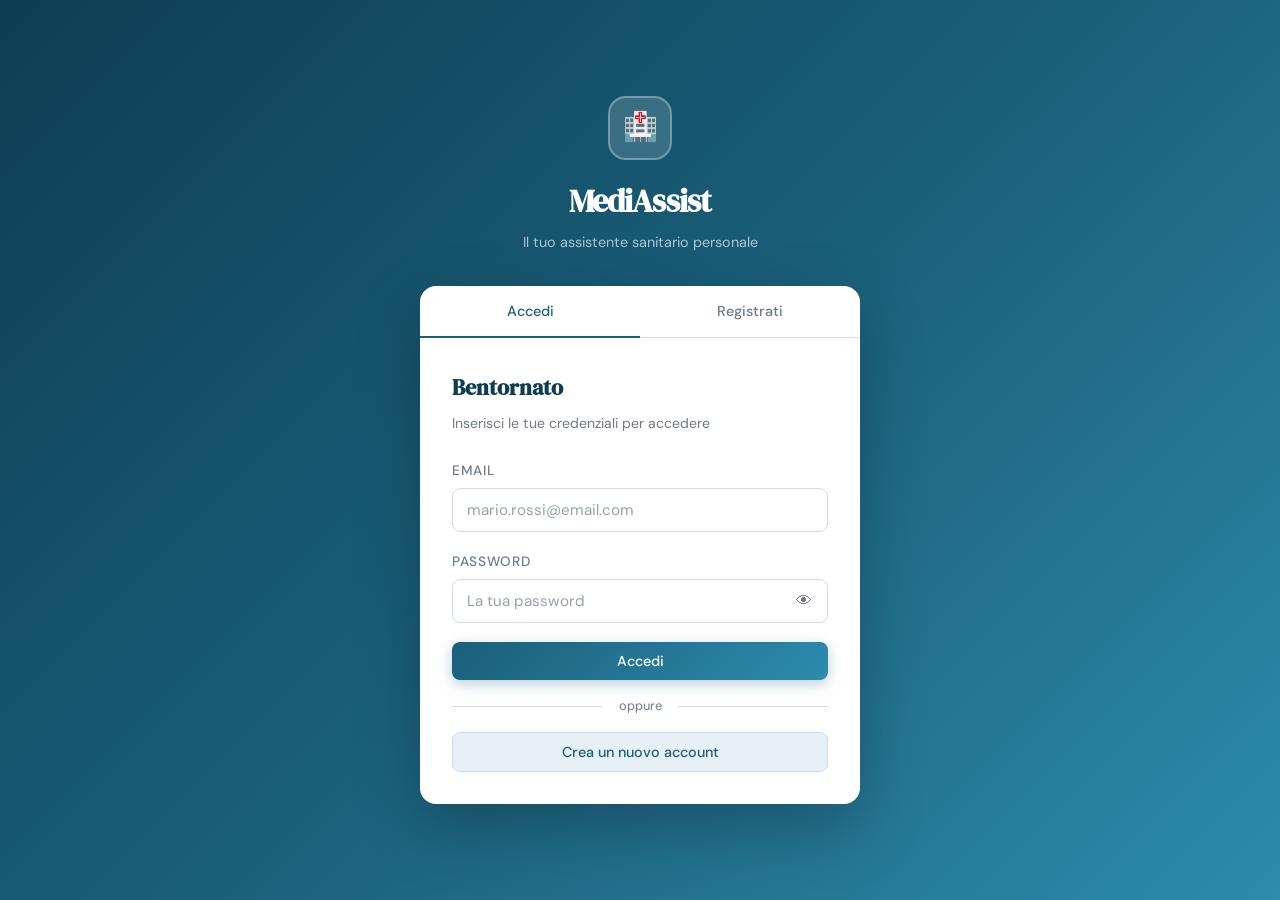
<file: frontend/index.html>
<!DOCTYPE html>
<html lang="it">
<head>
  <meta charset="UTF-8">
  <meta name="viewport" content="width=device-width, initial-scale=1.0">
  <title>MediAssist — Assistente Sanitario</title>
  <link rel="stylesheet" href="style.css">
  <style>
    body {
      background: linear-gradient(135deg, #0d3d52 0%, #1a5f7a 50%, #2d8bac 100%);
      min-height: 100vh;
      display: flex;
      align-items: center;
      justify-content: center;
      padding: 1rem;
    }

    .auth-container {
      width: 100%;
      max-width: 440px;
    }

    .auth-logo {
      text-align: center;
      margin-bottom: 2rem;
    }

    .auth-logo .logo-circle {
      width: 64px;
      height: 64px;
      background: rgba(255,255,255,0.15);
      border: 2px solid rgba(255,255,255,0.3);
      border-radius: 18px;
      display: flex;
      align-items: center;
      justify-content: center;
      margin: 0 auto 1rem;
      font-size: 28px;
    }

    .auth-logo h1 {
      font-family: 'DM Serif Display', serif;
      color: white;
      font-size: 2rem;
      letter-spacing: -0.03em;
    }

    .auth-logo p {
      color: rgba(255,255,255,0.65);
      font-size: 0.9rem;
      margin-top: 4px;
    }

    .auth-card {
      background: white;
      border-radius: var(--radius);
      box-shadow: 0 24px 64px rgba(0,0,0,0.25);
      overflow: hidden;
    }

    .auth-tabs {
      display: flex;
      border-bottom: 1px solid var(--border);
    }

    .auth-tab {
      flex: 1;
      padding: 1rem;
      text-align: center;
      font-weight: 500;
      font-size: 0.9rem;
      cursor: pointer;
      color: var(--text-muted);
      border: none;
      background: none;
      font-family: 'DM Sans', sans-serif;
      transition: all 0.2s;
      border-bottom: 2px solid transparent;
      margin-bottom: -1px;
    }

    .auth-tab.active {
      color: var(--primary);
      border-bottom-color: var(--primary);
    }

    .auth-form { padding: 2rem; }

    .auth-form h2 {
      font-family: 'DM Serif Display', serif;
      font-size: 1.4rem;
      color: var(--primary-dark);
      margin-bottom: 0.4rem;
    }

    .auth-form p {
      color: var(--text-muted);
      font-size: 0.88rem;
      margin-bottom: 1.6rem;
    }

    .divider {
      text-align: center;
      color: var(--text-muted);
      font-size: 0.8rem;
      margin: 1rem 0;
      position: relative;
    }

    .divider::before,
    .divider::after {
      content: '';
      position: absolute;
      top: 50%;
      width: 40%;
      height: 1px;
      background: var(--border);
    }

    .divider::before { left: 0; }
    .divider::after { right: 0; }

    .hidden { display: none; }

    .password-wrapper {
      position: relative;
    }

    .password-toggle {
      position: absolute;
      right: 12px;
      top: 50%;
      transform: translateY(-50%);
      background: none;
      border: none;
      cursor: pointer;
      color: var(--text-muted);
      font-size: 1rem;
      padding: 4px;
    }

    .password-wrapper .form-input {
      padding-right: 40px;
    }
  </style>
</head>
<body>
  <div class="auth-container fade-in">
    <div class="auth-logo">
      <div class="logo-circle">🏥</div>
      <h1>MediAssist</h1>
      <p>Il tuo assistente sanitario personale</p>
    </div>

    <div class="auth-card">
      <div class="auth-tabs">
        <button class="auth-tab active" onclick="showTab('login')">Accedi</button>
        <button class="auth-tab" onclick="showTab('register')">Registrati</button>
      </div>

      <!-- LOGIN -->
      <div id="loginForm" class="auth-form">
        <h2>Bentornato</h2>
        <p>Inserisci le tue credenziali per accedere</p>

        <div id="loginAlert"></div>

        <div class="form-group">
          <label class="form-label">Email</label>
          <input type="email" id="loginEmail" class="form-input" placeholder="mario.rossi@email.com">
        </div>

        <div class="form-group">
          <label class="form-label">Password</label>
          <div class="password-wrapper">
            <input type="password" id="loginPassword" class="form-input" placeholder="La tua password">
            <button class="password-toggle" onclick="togglePassword('loginPassword', this)">👁</button>
          </div>
        </div>

        <button class="btn btn-primary btn-full" onclick="handleLogin()">
          <span id="loginBtnText">Accedi</span>
        </button>

        <div class="divider">oppure</div>

        <button class="btn btn-secondary btn-full" onclick="showTab('register')">
          Crea un nuovo account
        </button>
      </div>

      <!-- REGISTER -->
      <div id="registerForm" class="auth-form hidden">
        <h2>Crea account</h2>
        <p>Registrati per accedere all'assistente medico</p>

        <div id="registerAlert"></div>

        <div class="form-group">
          <label class="form-label">Nome completo</label>
          <input type="text" id="regName" class="form-input" placeholder="Mario Rossi">
        </div>

        <div class="form-group">
          <label class="form-label">Email</label>
          <input type="email" id="regEmail" class="form-input" placeholder="mario.rossi@email.com">
        </div>

        <div class="form-group">
          <label class="form-label">Telefono (opzionale)</label>
          <input type="tel" id="regPhone" class="form-input" placeholder="+39 333 1234567">
        </div>

        <div class="form-group">
          <label class="form-label">Password</label>
          <div class="password-wrapper">
            <input type="password" id="regPassword" class="form-input" placeholder="Minimo 6 caratteri">
            <button class="password-toggle" onclick="togglePassword('regPassword', this)">👁</button>
          </div>
        </div>

        <div class="form-group">
          <label class="form-label">Conferma password</label>
          <div class="password-wrapper">
            <input type="password" id="regConfirm" class="form-input" placeholder="Ripeti la password">
            <button class="password-toggle" onclick="togglePassword('regConfirm', this)">👁</button>
          </div>
        </div>

        <button class="btn btn-primary btn-full" onclick="handleRegister()">
          <span id="registerBtnText">Crea account</span>
        </button>

        <div class="divider">oppure</div>

        <button class="btn btn-secondary btn-full" onclick="showTab('login')">
          Ho già un account
        </button>
      </div>
    </div>
  </div>

  <script>
    const API = 'http://localhost:8080';

    function showTab(tab) {
      document.querySelectorAll('.auth-tab').forEach((t, i) => {
        t.classList.toggle('active', (i === 0 && tab === 'login') || (i === 1 && tab === 'register'));
      });
      document.getElementById('loginForm').classList.toggle('hidden', tab !== 'login');
      document.getElementById('registerForm').classList.toggle('hidden', tab !== 'register');
    }

    function showAlert(id, msg, type = 'error') {
      const el = document.getElementById(id);
      el.innerHTML = `<div class="alert alert-${type}">${msg}</div>`;
      setTimeout(() => el.innerHTML = '', 4000);
    }

    function togglePassword(inputId, btn) {
      const input = document.getElementById(inputId);
      if (input.type === 'password') {
        input.type = 'text';
        btn.textContent = '🙈';
      } else {
        input.type = 'password';
        btn.textContent = '👁';
      }
    }

    async function handleLogin() {
      const email = document.getElementById('loginEmail').value.trim();
      const password = document.getElementById('loginPassword').value;

      if (!email || !password) return showAlert('loginAlert', 'Inserisci email e password');

      const btn = document.querySelector('#loginForm .btn-primary');
      btn.disabled = true;
      btn.innerHTML = '<span class="spinner"></span>';

      try {
        const res = await fetch(`${API}/api/patients/login`, {
          method: 'POST',
          headers: { 'Content-Type': 'application/json' },
          body: JSON.stringify({ email, password })
        });

        if (res.status === 401) {
          showAlert('loginAlert', 'Email o password errati');
          return;
        }

        if (!res.ok) throw new Error();

        const patient = await res.json();
        sessionStorage.setItem('patient', JSON.stringify(patient));
        window.location.href = 'chat.html';

      } catch (e) {
        showAlert('loginAlert', 'Errore di connessione al server');
      } finally {
        btn.disabled = false;
        btn.innerHTML = 'Accedi';
      }
    }

    async function handleRegister() {
      const name = document.getElementById('regName').value.trim();
      const email = document.getElementById('regEmail').value.trim();
      const phone = document.getElementById('regPhone').value.trim();
      const password = document.getElementById('regPassword').value;
      const confirm = document.getElementById('regConfirm').value;

      if (!name || !email || !password) return showAlert('registerAlert', 'Nome, email e password sono obbligatori');
      if (password !== confirm) return showAlert('registerAlert', 'Le password non coincidono');
      if (password.length < 6) return showAlert('registerAlert', 'La password deve essere di almeno 6 caratteri');

      const btn = document.querySelector('#registerForm .btn-primary');
      btn.disabled = true;
      btn.innerHTML = '<span class="spinner"></span>';

      try {
        const res = await fetch(`${API}/api/patients/`, {
          method: 'POST',
          headers: { 'Content-Type': 'application/json' },
          body: JSON.stringify({ name, email, phone: phone || null, password })
        });

        if (res.status === 400) {
          showAlert('registerAlert', 'Email già registrata. Prova ad accedere.');
          return;
        }

        if (!res.ok) throw new Error();

        const patient = await res.json();
        sessionStorage.setItem('patient', JSON.stringify(patient));
        showAlert('registerAlert', 'Account creato! Reindirizzamento...', 'success');
        setTimeout(() => window.location.href = 'chat.html', 1200);

      } catch (e) {
        showAlert('registerAlert', 'Errore durante la registrazione');
      } finally {
        btn.disabled = false;
        btn.innerHTML = 'Crea account';
      }
    }

    // Enter key support
    document.addEventListener('keydown', e => {
      if (e.key === 'Enter') {
        const loginVisible = !document.getElementById('loginForm').classList.contains('hidden');
        loginVisible ? handleLogin() : handleRegister();
      }
    });

    // Redirect if already logged in
    if (sessionStorage.getItem('patient')) {
      window.location.href = 'chat.html';
    }
  </script>
</body>
</html>
</file>
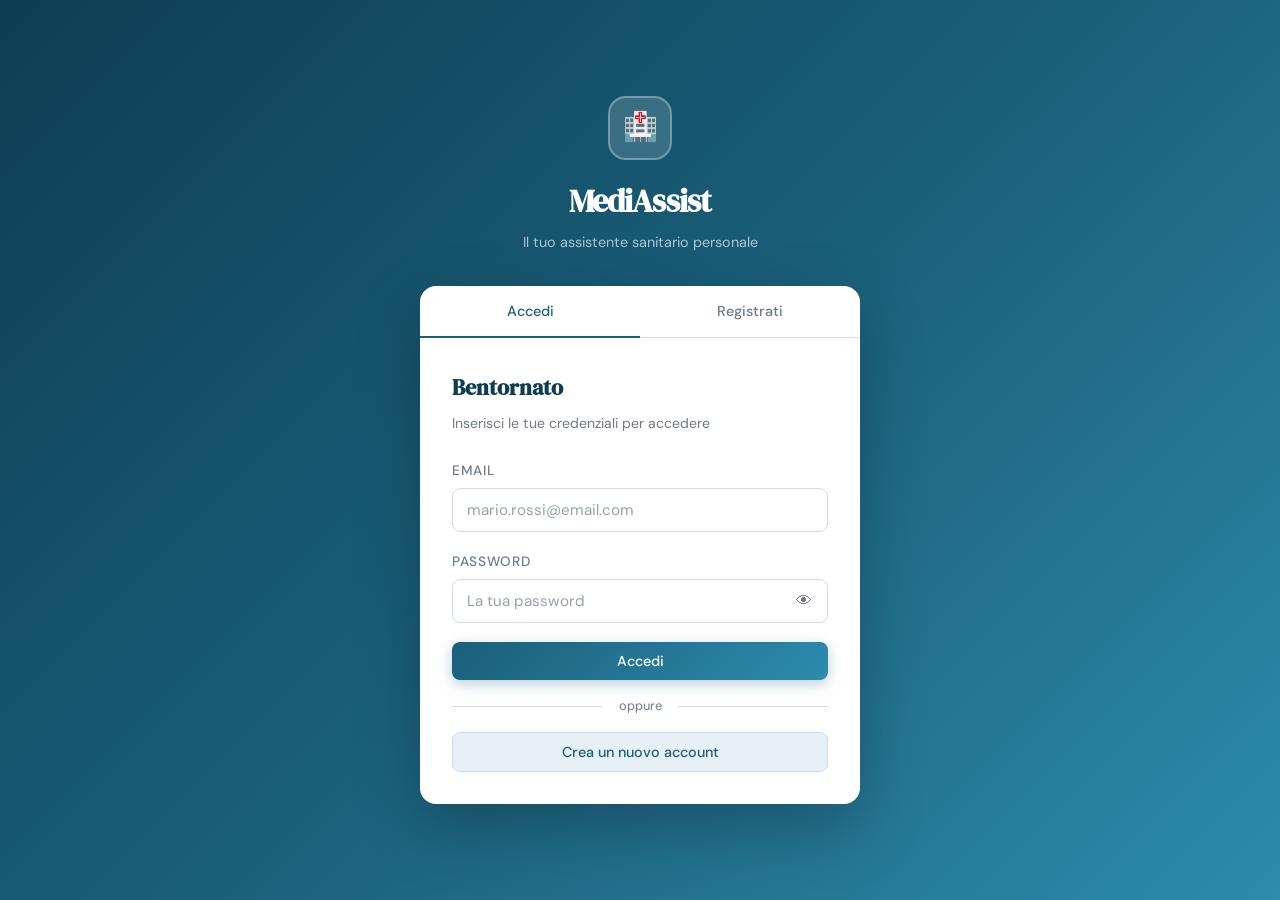
<file: frontend/appointments.html>
<!DOCTYPE html>
<html lang="it">
<head>
  <meta charset="UTF-8">
  <meta name="viewport" content="width=device-width, initial-scale=1.0">
  <title>MediAssist — Appuntamenti</title>
  <link rel="stylesheet" href="style.css">
  <style>
    .main-content { padding: 2rem 1.5rem; max-width: 1100px; margin: 0 auto; }

    .section-tabs {
      display: flex;
      gap: 0.5rem;
      margin-bottom: 2rem;
      border-bottom: 1px solid var(--border);
      padding-bottom: 0;
    }

    .section-tab {
      padding: 10px 20px;
      background: none;
      border: none;
      font-family: 'DM Sans', sans-serif;
      font-size: 0.9rem;
      font-weight: 500;
      color: var(--text-muted);
      cursor: pointer;
      border-bottom: 2px solid transparent;
      margin-bottom: -1px;
      transition: all 0.2s;
    }

    .section-tab.active {
      color: var(--primary);
      border-bottom-color: var(--primary);
    }

    .tab-content { display: none; }
    .tab-content.active { display: block; animation: fadeIn 0.3s ease; }

    /* ── BOOK APPOINTMENT ── */
    .booking-steps {
      display: grid;
      grid-template-columns: 1fr 1fr;
      gap: 1.5rem;
    }

    @media (max-width: 768px) { .booking-steps { grid-template-columns: 1fr; } }

    .step-card {
      background: var(--surface);
      border-radius: var(--radius);
      box-shadow: var(--shadow);
      overflow: hidden;
    }

    .step-header {
      padding: 1.2rem 1.4rem;
      border-bottom: 1px solid var(--border);
      display: flex;
      align-items: center;
      gap: 10px;
    }

    .step-number {
      width: 28px;
      height: 28px;
      border-radius: 50%;
      background: linear-gradient(135deg, var(--primary), var(--accent));
      color: white;
      font-size: 0.8rem;
      font-weight: 700;
      display: flex;
      align-items: center;
      justify-content: center;
      flex-shrink: 0;
    }

    .step-title {
      font-family: 'DM Serif Display', serif;
      font-size: 1rem;
      color: var(--primary-dark);
    }

    .step-body { padding: 1.2rem 1.4rem; }

    /* Doctor list */
    .doctors-list {
      display: flex;
      flex-direction: column;
      gap: 8px;
      max-height: 300px;
      overflow-y: auto;
    }

    .doctor-list-item {
      display: flex;
      align-items: center;
      gap: 12px;
      padding: 10px 12px;
      border: 1.5px solid var(--border);
      border-radius: var(--radius-sm);
      cursor: pointer;
      transition: all 0.15s;
    }

    .doctor-list-item:hover {
      border-color: var(--primary-light);
      background: rgba(26,95,122,0.03);
    }

    .doctor-list-item.selected {
      border-color: var(--accent);
      background: rgba(87,196,176,0.06);
    }

    .doctor-list-item .doc-avatar {
      width: 38px;
      height: 38px;
      border-radius: 50%;
      background: linear-gradient(135deg, var(--primary), var(--accent));
      display: flex;
      align-items: center;
      justify-content: center;
      color: white;
      font-family: 'DM Serif Display', serif;
      font-size: 1rem;
      flex-shrink: 0;
    }

    .doc-info { flex: 1; }
    .doc-name { font-weight: 600; font-size: 0.88rem; }
    .doc-spec { color: var(--primary-light); font-size: 0.78rem; }

    /* Symptom input for AI recommendation */
    .ai-rec-section {
      background: linear-gradient(135deg, rgba(26,95,122,0.04), rgba(87,196,176,0.04));
      border: 1px solid rgba(87,196,176,0.25);
      border-radius: var(--radius-sm);
      padding: 1rem;
      margin-bottom: 1rem;
    }

    .ai-rec-title {
      font-size: 0.78rem;
      font-weight: 600;
      color: var(--accent);
      text-transform: uppercase;
      letter-spacing: 0.06em;
      margin-bottom: 0.6rem;
    }

    .ai-rec-row {
      display: flex;
      gap: 8px;
    }

    .ai-rec-result {
      margin-top: 0.8rem;
      display: none;
    }

    .ai-rec-result.visible { display: block; }

    /* Booking summary */
    .booking-summary {
      background: var(--surface);
      border-radius: var(--radius);
      box-shadow: var(--shadow);
      padding: 1.4rem;
      margin-top: 1.5rem;
      display: none;
    }

    .booking-summary.visible { display: block; animation: fadeIn 0.3s ease; }

    .summary-title {
      font-family: 'DM Serif Display', serif;
      font-size: 1.1rem;
      color: var(--primary-dark);
      margin-bottom: 1rem;
    }

    .summary-grid {
      display: grid;
      grid-template-columns: 1fr 1fr;
      gap: 1rem;
      margin-bottom: 1.2rem;
    }

    .summary-item label {
      display: block;
      font-size: 0.72rem;
      text-transform: uppercase;
      letter-spacing: 0.06em;
      color: var(--text-muted);
      margin-bottom: 3px;
    }

    .summary-item span {
      font-weight: 600;
      color: var(--text);
      font-size: 0.92rem;
    }

    /* ── APPOINTMENTS LIST ── */
    .appt-filter {
      display: flex;
      gap: 8px;
      margin-bottom: 1.2rem;
      flex-wrap: wrap;
    }

    .filter-chip {
      padding: 6px 14px;
      border: 1.5px solid var(--border);
      border-radius: 20px;
      font-size: 0.82rem;
      cursor: pointer;
      background: var(--surface);
      transition: all 0.15s;
      font-family: 'DM Sans', sans-serif;
    }

    .filter-chip.active {
      background: var(--primary);
      border-color: var(--primary);
      color: white;
    }

    .appt-list { display: flex; flex-direction: column; gap: 0.7rem; }

    .appt-actions { display: flex; gap: 6px; }
  </style>
</head>
<body>
  <!-- NAVBAR -->
  <nav class="navbar">
    <a href="index.html" class="navbar-brand">
      <div class="logo-icon">🏥</div>
      <span>MediAssist</span>
    </a>
    <ul class="navbar-nav">
      <li><a href="chat.html">Chat</a></li>
      <li><a href="appointments.html" class="active">Appuntamenti</a></li>
    </ul>
    <div class="navbar-user">
      <div class="avatar" id="navAvatar">?</div>
      <span id="navName">Caricamento...</span>
      <button class="btn btn-sm btn-secondary" onclick="logout()">Esci</button>
    </div>
  </nav>

  <div class="main-content">
    <div class="page-header fade-in">
      <h1 class="page-title">Appuntamenti</h1>
      <p class="page-subtitle">Prenota una visita o gestisci le tue prenotazioni</p>
    </div>

    <div class="section-tabs">
      <button class="section-tab active" onclick="showSection('book')">📅 Nuova prenotazione</button>
      <button class="section-tab" onclick="showSection('list')">📋 Le mie prenotazioni</button>
    </div>

    <!-- BOOK APPOINTMENT -->
    <div id="bookSection" class="tab-content active">

      <!-- AI Recommendation -->
      <div class="ai-rec-section">
        <div class="ai-rec-title">🤖 Trova il medico giusto con l'AI</div>
        <div class="ai-rec-row">
          <input type="text" class="form-input" id="symptomInput" placeholder="Descrivi i sintomi (es. mal di testa, febbre...)">
          <button class="btn btn-accent" onclick="getAiRecommendation()">
            <span id="aiRecBtnText">Analizza</span>
          </button>
        </div>
        <div class="ai-rec-result" id="aiRecResult"></div>
      </div>

      <div class="booking-steps">
        <!-- Step 1: Choose doctor -->
        <div class="step-card">
          <div class="step-header">
            <div class="step-number">1</div>
            <div class="step-title">Scegli il medico</div>
          </div>
          <div class="step-body">
            <div class="form-group">
              <input type="text" class="form-input" id="doctorSearch" placeholder="Cerca per nome o specializzazione..." oninput="filterDoctors()">
            </div>
            <div class="doctors-list" id="doctorsList">
              <div class="empty-state"><div class="empty-icon">👨‍⚕️</div><p>Caricamento medici...</p></div>
            </div>
          </div>
        </div>

        <!-- Step 2: Choose slot -->
        <div class="step-card">
          <div class="step-header">
            <div class="step-number">2</div>
            <div class="step-title">Scegli orario</div>
          </div>
          <div class="step-body">
            <div id="slotsSection">
              <div class="empty-state">
                <div class="empty-icon">📅</div>
                <p>Seleziona prima un medico</p>
              </div>
            </div>
          </div>
        </div>
      </div>

      <!-- Notes -->
      <div style="margin-top: 1.2rem;">
        <div class="form-group">
          <label class="form-label">Note (opzionale)</label>
          <textarea class="form-input" id="apptNotes" rows="2" placeholder="Descrivi brevemente il motivo della visita..."></textarea>
        </div>
      </div>

      <!-- Summary -->
      <div class="booking-summary" id="bookingSummary">
        <div class="summary-title">📋 Riepilogo prenotazione</div>
        <div class="summary-grid">
          <div class="summary-item">
            <label>Medico</label>
            <span id="summaryDoctor">—</span>
          </div>
          <div class="summary-item">
            <label>Specializzazione</label>
            <span id="summarySpec">—</span>
          </div>
          <div class="summary-item">
            <label>Data</label>
            <span id="summaryDate">—</span>
          </div>
          <div class="summary-item">
            <label>Ora</label>
            <span id="summaryTime">—</span>
          </div>
        </div>
        <div id="bookingAlert"></div>
        <button class="btn btn-primary" onclick="confirmBooking()">
          <span id="bookBtnText">✓ Conferma prenotazione</span>
        </button>
      </div>
    </div>

    <!-- MY APPOINTMENTS -->
    <div id="listSection" class="tab-content">
      <div class="appt-filter">
        <button class="filter-chip active" onclick="filterAppts('all', this)">Tutti</button>
        <button class="filter-chip" onclick="filterAppts('scheduled', this)">Confermati</button>
        <button class="filter-chip" onclick="filterAppts('cancelled', this)">Cancellati</button>
      </div>
      <div id="apptList">
        <div class="empty-state"><div class="spinner spinner-dark"></div></div>
      </div>
    </div>
  </div>

  <script>
    const API = 'http://localhost:8080';
    let patient = null;
    let allDoctors = [];
    let selectedDoctor = null;
    let selectedSlot = null;
    let allAppointments = [];

    // Auth check
    const stored = sessionStorage.getItem('patient');
    if (!stored) window.location.href = 'index.html';
    else {
      patient = JSON.parse(stored);
      initUI();
    }

    function initUI() {
      const initials = patient.name.split(' ').map(n => n[0]).join('').toUpperCase().slice(0, 2);
      document.getElementById('navAvatar').textContent = initials;
      document.getElementById('navName').textContent = patient.name;
      loadDoctors();
      loadAppointments();
    }

    function showSection(section) {
      document.querySelectorAll('.section-tab').forEach((t, i) => {
        t.classList.toggle('active', (i === 0 && section === 'book') || (i === 1 && section === 'list'));
      });
      document.getElementById('bookSection').classList.toggle('active', section === 'book');
      document.getElementById('listSection').classList.toggle('active', section === 'list');
    }

    async function loadDoctors() {
      try {
        const res = await fetch(`${API}/api/doctors/`);
        allDoctors = await res.json();
        renderDoctors(allDoctors);
      } catch (e) {
        document.getElementById('doctorsList').innerHTML = '<div class="alert alert-error">Errore caricamento medici</div>';
      }
    }

    function renderDoctors(doctors) {
      const container = document.getElementById('doctorsList');
      if (!doctors.length) {
        container.innerHTML = '<div class="empty-state"><div class="empty-icon">👨‍⚕️</div><p>Nessun medico trovato</p></div>';
        return;
      }
      container.innerHTML = doctors.map(d => `
        <div class="doctor-list-item ${selectedDoctor?.id === d.id ? 'selected' : ''}" onclick="selectDoctor(${d.id})">
          <div class="doc-avatar">${d.name[0]}</div>
          <div class="doc-info">
            <div class="doc-name">${d.name}</div>
            <div class="doc-spec">${d.specialization}</div>
          </div>
          ${selectedDoctor?.id === d.id ? '<span style="color:var(--accent)">✓</span>' : ''}
        </div>
      `).join('');
    }

    function filterDoctors() {
      const q = document.getElementById('doctorSearch').value.toLowerCase();
      renderDoctors(allDoctors.filter(d =>
        d.name.toLowerCase().includes(q) || d.specialization.toLowerCase().includes(q)
      ));
    }

    async function selectDoctor(id) {
      selectedDoctor = allDoctors.find(d => d.id === id);
      selectedSlot = null;
      renderDoctors(allDoctors.filter(d => {
        const q = document.getElementById('doctorSearch').value.toLowerCase();
        return d.name.toLowerCase().includes(q) || d.specialization.toLowerCase().includes(q);
      }));
      loadSlots(id);
      updateSummary();
    }

    async function loadSlots(doctorId) {
      const container = document.getElementById('slotsSection');
      container.innerHTML = '<div class="empty-state"><div class="spinner spinner-dark"></div></div>';

      try {
        const res = await fetch(`${API}/api/appointments/doctor/${doctorId}/slots`);
        const data = await res.json();

        if (!data.available_slots.length) {
          container.innerHTML = '<div class="empty-state"><p>Nessuno slot disponibile</p></div>';
          return;
        }

        // Group by date
        const grouped = {};
        data.available_slots.forEach(slot => {
          const date = new Date(slot);
          const dateKey = date.toLocaleDateString('it-IT', { weekday: 'short', day: 'numeric', month: 'short' });
          if (!grouped[dateKey]) grouped[dateKey] = [];
          grouped[dateKey].push(slot);
        });

        container.innerHTML = Object.entries(grouped).slice(0, 4).map(([date, slots]) => `
          <div style="margin-bottom: 1rem;">
            <div style="font-size: 0.78rem; font-weight: 600; color: var(--text-muted); text-transform: uppercase; letter-spacing: 0.05em; margin-bottom: 6px;">${date}</div>
            <div class="slots-grid">
              ${slots.map(slot => {
                const time = new Date(slot).toLocaleTimeString('it-IT', { hour: '2-digit', minute: '2-digit' });
                return `<button class="slot-btn ${selectedSlot === slot ? 'selected' : ''}" onclick="selectSlot('${slot}')">${time}</button>`;
              }).join('')}
            </div>
          </div>
        `).join('');
      } catch (e) {
        container.innerHTML = '<div class="alert alert-error">Errore caricamento slot</div>';
      }
    }

    function selectSlot(slot) {
      selectedSlot = slot;
      if (selectedDoctor) loadSlots(selectedDoctor.id);
      updateSummary();
    }

    function updateSummary() {
      const summary = document.getElementById('bookingSummary');
      if (selectedDoctor && selectedSlot) {
        const dt = new Date(selectedSlot);
        document.getElementById('summaryDoctor').textContent = selectedDoctor.name;
        document.getElementById('summarySpec').textContent = selectedDoctor.specialization;
        document.getElementById('summaryDate').textContent = dt.toLocaleDateString('it-IT', { weekday: 'long', day: 'numeric', month: 'long' });
        document.getElementById('summaryTime').textContent = dt.toLocaleTimeString('it-IT', { hour: '2-digit', minute: '2-digit' });
        summary.classList.add('visible');
      } else {
        summary.classList.remove('visible');
      }
    }

    async function confirmBooking() {
      if (!selectedDoctor || !selectedSlot) return;

      const btn = document.getElementById('bookBtnText');
      btn.innerHTML = '<span class="spinner"></span>';

      try {
        const res = await fetch(`${API}/api/appointments/`, {
          method: 'POST',
          headers: { 'Content-Type': 'application/json' },
          body: JSON.stringify({
            patient_id: patient.id,
            doctor_id: selectedDoctor.id,
            datetime: selectedSlot,
            notes: document.getElementById('apptNotes').value || null
          })
        });

        if (res.status === 400) {
          document.getElementById('bookingAlert').innerHTML = '<div class="alert alert-error">Slot già occupato. Scegli un altro orario.</div>';
          return;
        }

        document.getElementById('bookingAlert').innerHTML = '<div class="alert alert-success">✓ Prenotazione confermata!</div>';
        selectedDoctor = null;
        selectedSlot = null;
        document.getElementById('bookingSummary').classList.remove('visible');
        document.getElementById('apptNotes').value = '';
        loadDoctors();
        loadAppointments();
        setTimeout(() => showSection('list'), 1500);

      } catch (e) {
        document.getElementById('bookingAlert').innerHTML = '<div class="alert alert-error">Errore durante la prenotazione</div>';
      } finally {
        btn.innerHTML = '✓ Conferma prenotazione';
      }
    }

    async function loadAppointments() {
      try {
        const res = await fetch(`${API}/api/appointments/patient/${patient.id}`);
        allAppointments = await res.json();
        renderAppointments(allAppointments);
      } catch (e) {}
    }

    function renderAppointments(appointments) {
      const container = document.getElementById('apptList');
      if (!appointments.length) {
        container.innerHTML = '<div class="empty-state"><div class="empty-icon">📅</div><p>Nessun appuntamento trovato</p></div>';
        return;
      }

      const sorted = [...appointments].sort((a, b) => new Date(b.datetime) - new Date(a.datetime));

      container.innerHTML = sorted.map(a => {
        const dt = new Date(a.datetime);
        const day = dt.getDate();
        const month = dt.toLocaleDateString('it-IT', { month: 'short' });
        const time = dt.toLocaleTimeString('it-IT', { hour: '2-digit', minute: '2-digit' });
        const statusBadge = {
          scheduled: '<span class="badge badge-success">Confermato</span>',
          cancelled: '<span class="badge badge-error">Cancellato</span>',
          completed: '<span class="badge badge-info">Completato</span>'
        }[a.status] || '';

        return `
          <div class="appointment-item fade-in">
            <div class="appt-date">
              <div class="day">${day}</div>
              <div class="month">${month}</div>
            </div>
            <div class="appt-info">
              <div class="appt-doctor">${a.doctor ? a.doctor.name : 'Medico #' + a.doctor_id}</div>
              <div class="appt-time">⏰ ${time} ${a.doctor ? '· ' + a.doctor.specialization : ''}</div>
              ${a.notes ? `<div style="font-size:0.78rem;color:var(--text-muted);margin-top:2px;">📝 ${a.notes}</div>` : ''}
            </div>
            <div style="display:flex;flex-direction:column;align-items:flex-end;gap:6px;">
              ${statusBadge}
              ${a.status === 'scheduled' ? `
                <div class="appt-actions">
                  <button class="btn btn-sm btn-danger" onclick="cancelAppointment(${a.id})">Cancella</button>
                </div>
              ` : ''}
            </div>
          </div>
        `;
      }).join('');
    }

    function filterAppts(status, btn) {
      document.querySelectorAll('.filter-chip').forEach(c => c.classList.remove('active'));
      btn.classList.add('active');
      const filtered = status === 'all' ? allAppointments : allAppointments.filter(a => a.status === status);
      renderAppointments(filtered);
    }

    async function cancelAppointment(id) {
      if (!confirm('Sei sicuro di voler cancellare questo appuntamento?')) return;
      try {
        await fetch(`${API}/api/appointments/${id}`, {
          method: 'PATCH',
          headers: { 'Content-Type': 'application/json' },
          body: JSON.stringify({ status: 'cancelled' })
        });
        loadAppointments();
      } catch (e) {}
    }

    async function getAiRecommendation() {
      const symptoms = document.getElementById('symptomInput').value.trim();
      if (!symptoms) return;

      const btn = document.getElementById('aiRecBtnText');
      btn.innerHTML = '<span class="spinner"></span>';

      try {
        const res = await fetch(`${API}/api/doctors/recommend`, {
          method: 'POST',
          headers: { 'Content-Type': 'application/json' },
          body: JSON.stringify({ message: symptoms })
        });
        const data = await res.json();

        const resultEl = document.getElementById('aiRecResult');
        resultEl.innerHTML = `
          <div style="background:var(--surface);border-radius:var(--radius-sm);padding:1rem;border:1px solid var(--border);">
            <div style="font-weight:600;color:var(--primary);margin-bottom:4px;">🎯 ${data.recommended_specialization}</div>
            <div style="font-size:0.82rem;color:var(--text-muted);margin-bottom:6px;">${data.reason}</div>
            <span class="badge badge-${data.urgency === 'alta' ? 'error' : data.urgency === 'media' ? 'warning' : 'success'}">
              Urgenza: ${data.urgency}
            </span>
            ${data.doctors.length ? `
              <div style="margin-top:8px;font-size:0.82rem;color:var(--text-muted);">
                Medici disponibili: ${data.doctors.map(d => `<strong>${d.name}</strong>`).join(', ')}
              </div>
            ` : ''}
          </div>
        `;
        resultEl.classList.add('visible');

        // Auto-filter doctors
        if (data.doctors.length) {
          document.getElementById('doctorSearch').value = data.recommended_specialization;
          filterDoctors();
        }
      } catch (e) {} finally {
        btn.innerHTML = 'Analizza';
      }
    }

    function logout() {
      sessionStorage.removeItem('patient');
      window.location.href = 'index.html';
    }
  </script>
</body>
</html>
</file>
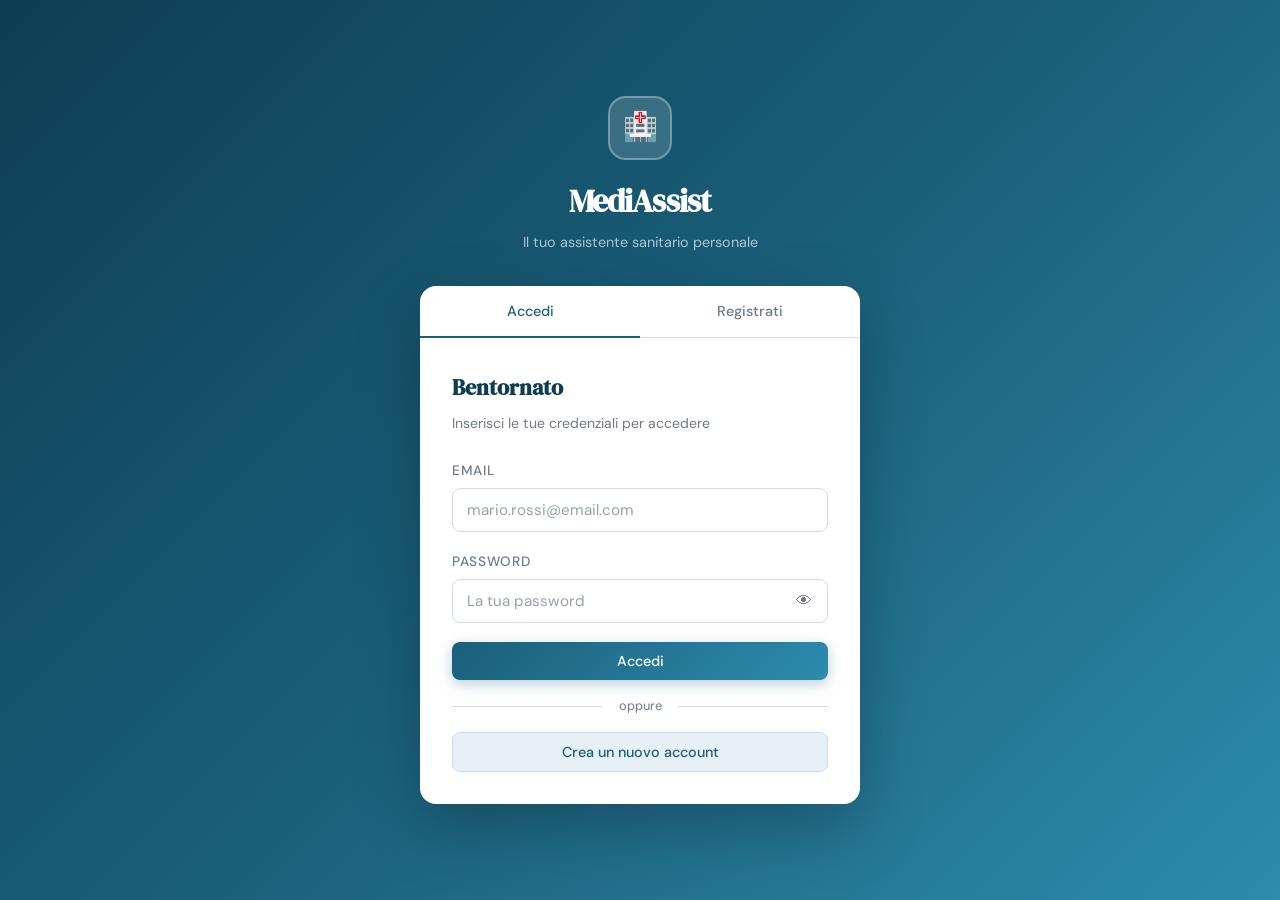
<file: frontend/chat.html>
<!DOCTYPE html>
<html lang="it">
<head>
  <meta charset="UTF-8">
  <meta name="viewport" content="width=device-width, initial-scale=1.0">
  <title>MediAssist — Chat</title>
  <link rel="stylesheet" href="style.css">
  <style>
    body { display: flex; flex-direction: column; height: 100vh; overflow: hidden; }

    .chat-layout {
      display: flex;
      flex: 1;
      overflow: hidden;
    }

    /* ── SIDEBAR ── */
    .sidebar {
      width: 280px;
      background: var(--surface);
      border-right: 1px solid var(--border);
      display: flex;
      flex-direction: column;
      flex-shrink: 0;
    }

    .sidebar-header {
      padding: 1.2rem 1.4rem;
      border-bottom: 1px solid var(--border);
    }

    .sidebar-title {
      font-family: 'DM Serif Display', serif;
      font-size: 1rem;
      color: var(--primary-dark);
      margin-bottom: 0.8rem;
    }

    .patient-info {
      display: flex;
      align-items: center;
      gap: 10px;
    }

    .patient-avatar {
      width: 40px;
      height: 40px;
      border-radius: 50%;
      background: linear-gradient(135deg, var(--primary), var(--accent));
      display: flex;
      align-items: center;
      justify-content: center;
      color: white;
      font-weight: 700;
      font-size: 0.9rem;
      flex-shrink: 0;
    }

    .patient-name { font-weight: 600; font-size: 0.9rem; }
    .patient-email { color: var(--text-muted); font-size: 0.78rem; }

    .sidebar-section {
      padding: 1rem 1.4rem;
      border-bottom: 1px solid var(--border);
    }

    .sidebar-section-title {
      font-size: 0.72rem;
      text-transform: uppercase;
      letter-spacing: 0.08em;
      color: var(--text-muted);
      font-weight: 600;
      margin-bottom: 0.8rem;
    }

    .quick-action {
      display: flex;
      align-items: center;
      gap: 8px;
      padding: 8px 10px;
      border-radius: var(--radius-sm);
      cursor: pointer;
      color: var(--text-muted);
      font-size: 0.88rem;
      transition: all 0.15s;
      text-decoration: none;
    }

    .quick-action:hover {
      background: var(--surface-2);
      color: var(--primary);
    }

    .quick-action .icon { font-size: 1rem; }

    /* ── RECOMMENDATION BOX ── */
    .rec-box {
      margin: 0.8rem 1.4rem;
      padding: 1rem;
      background: linear-gradient(135deg, rgba(26,95,122,0.06), rgba(87,196,176,0.06));
      border: 1px solid rgba(87,196,176,0.3);
      border-radius: var(--radius-sm);
      display: none;
    }

    .rec-box.visible { display: block; }

    .rec-box-title {
      font-size: 0.75rem;
      text-transform: uppercase;
      letter-spacing: 0.06em;
      color: var(--accent);
      font-weight: 600;
      margin-bottom: 0.5rem;
    }

    .rec-specialization {
      font-weight: 600;
      color: var(--primary);
      font-size: 0.92rem;
    }

    .rec-reason {
      color: var(--text-muted);
      font-size: 0.8rem;
      margin-top: 4px;
      line-height: 1.4;
    }

    .rec-urgency {
      margin-top: 6px;
      font-size: 0.78rem;
      font-weight: 600;
    }

    /* ── MAIN CHAT ── */
    .chat-main {
      flex: 1;
      display: flex;
      flex-direction: column;
      overflow: hidden;
    }

    .chat-header {
      padding: 1rem 1.6rem;
      background: var(--surface);
      border-bottom: 1px solid var(--border);
      display: flex;
      align-items: center;
      justify-content: space-between;
    }

    .chat-header-info h2 {
      font-family: 'DM Serif Display', serif;
      font-size: 1.1rem;
      color: var(--primary-dark);
    }

    .chat-header-info p {
      color: var(--text-muted);
      font-size: 0.8rem;
    }

    .chat-status {
      display: flex;
      align-items: center;
      gap: 6px;
      font-size: 0.82rem;
      color: var(--success);
    }

    .status-dot {
      width: 8px;
      height: 8px;
      border-radius: 50%;
      background: var(--success);
      animation: pulse 2s infinite;
    }

    @keyframes pulse {
      0%, 100% { opacity: 1; }
      50% { opacity: 0.4; }
    }

    /* ── MESSAGES ── */
    .messages-container {
      flex: 1;
      overflow-y: auto;
      padding: 1.5rem;
      display: flex;
      flex-direction: column;
      gap: 1rem;
    }

    .message {
      display: flex;
      gap: 10px;
      max-width: 75%;
      animation: fadeIn 0.3s ease;
    }

    .message.user { margin-left: auto; flex-direction: row-reverse; }

    .msg-avatar {
      width: 34px;
      height: 34px;
      border-radius: 50%;
      display: flex;
      align-items: center;
      justify-content: center;
      font-size: 0.85rem;
      flex-shrink: 0;
      margin-top: 2px;
    }

    .message.user .msg-avatar {
      background: linear-gradient(135deg, var(--primary), var(--primary-light));
      color: white;
      font-weight: 700;
    }

    .message.assistant .msg-avatar {
      background: linear-gradient(135deg, var(--accent), var(--accent-light));
      color: white;
    }

    .msg-bubble {
      padding: 12px 16px;
      border-radius: 16px;
      font-size: 0.9rem;
      line-height: 1.55;
    }

    .message.user .msg-bubble {
      background: linear-gradient(135deg, var(--primary), var(--primary-light));
      color: white;
      border-bottom-right-radius: 4px;
    }

    .message.assistant .msg-bubble {
      background: var(--surface);
      color: var(--text);
      border: 1px solid var(--border);
      border-bottom-left-radius: 4px;
      box-shadow: 0 2px 8px rgba(0,0,0,0.05);
    }

    .msg-time {
      font-size: 0.7rem;
      color: var(--text-muted);
      margin-top: 4px;
    }

    .message.user .msg-time { text-align: right; }
    .message.assistant .msg-time { text-align: left; }

    /* Typing indicator */
    .typing-indicator .msg-bubble {
      display: flex;
      align-items: center;
      gap: 4px;
      padding: 14px 18px;
    }

    .typing-dot {
      width: 7px;
      height: 7px;
      background: var(--text-muted);
      border-radius: 50%;
      animation: typing 1.2s infinite;
    }

    .typing-dot:nth-child(2) { animation-delay: 0.2s; }
    .typing-dot:nth-child(3) { animation-delay: 0.4s; }

    @keyframes typing {
      0%, 100% { transform: translateY(0); opacity: 0.4; }
      50% { transform: translateY(-4px); opacity: 1; }
    }

    /* ── TRIAGE BANNER ── */
    .triage-banner {
      margin: 0 1.5rem 0.8rem;
      padding: 14px 18px;
      border-radius: 12px;
      display: flex;
      align-items: flex-start;
      gap: 12px;
      animation: fadeIn 0.3s ease;
    }

    .triage-banner.rosso {
      background: #fff0f0;
      border: 2px solid #e05252;
    }

    .triage-banner.giallo {
      background: #fff8e1;
      border: 2px solid #f0a500;
    }

    .triage-icon { font-size: 1.4rem; }

    .triage-content { flex: 1; }

    .triage-title {
      font-weight: 700;
      font-size: 0.92rem;
      margin-bottom: 3px;
    }

    .triage-banner.rosso .triage-title { color: #8b0000; }
    .triage-banner.giallo .triage-title { color: #7d5a00; }

    .triage-reason {
      font-size: 0.82rem;
      opacity: 0.85;
    }

    .triage-banner.rosso .triage-reason { color: #8b0000; }
    .triage-banner.giallo .triage-reason { color: #7d5a00; }

    .triage-action {
      font-size: 0.82rem;
      font-weight: 600;
      margin-top: 4px;
    }

    .triage-banner.rosso .triage-action { color: #8b0000; }
    .triage-banner.giallo .triage-action { color: #7d5a00; }

    .triage-close {
      background: none;
      border: none;
      cursor: pointer;
      font-size: 1.1rem;
      opacity: 0.6;
      padding: 2px;
    }

    .triage-banner.rosso .triage-close { color: #8b0000; }
    .triage-banner.giallo .triage-close { color: #7d5a00; }

    /* ── INPUT AREA ── */
    .chat-input-area {
      padding: 1rem 1.5rem;
      background: var(--surface);
      border-top: 1px solid var(--border);
    }

    .input-wrapper {
      display: flex;
      gap: 10px;
      align-items: flex-end;
      background: var(--bg);
      border: 1.5px solid var(--border);
      border-radius: 24px;
      padding: 8px 8px 8px 16px;
      transition: border-color 0.2s;
    }

    .input-wrapper:focus-within {
      border-color: var(--primary-light);
      box-shadow: 0 0 0 3px rgba(45,139,172,0.1);
    }

    #messageInput {
      flex: 1;
      border: none;
      background: none;
      font-family: 'DM Sans', sans-serif;
      font-size: 0.92rem;
      color: var(--text);
      outline: none;
      resize: none;
      max-height: 120px;
      min-height: 24px;
      line-height: 1.5;
    }

    #messageInput::placeholder { color: var(--text-muted); }

    .input-actions {
      display: flex;
      gap: 6px;
      align-items: center;
    }

    .icon-btn {
      width: 36px;
      height: 36px;
      border-radius: 50%;
      border: none;
      cursor: pointer;
      display: flex;
      align-items: center;
      justify-content: center;
      font-size: 1rem;
      transition: all 0.15s;
    }

    .upload-btn {
      background: var(--surface-2);
      color: var(--text-muted);
    }

    .upload-btn:hover { background: var(--border); color: var(--primary); }

    .send-btn {
      background: linear-gradient(135deg, var(--primary), var(--primary-light));
      color: white;
      box-shadow: 0 2px 8px rgba(26,95,122,0.3);
    }

    .send-btn:hover { transform: scale(1.05); }
    .send-btn:disabled { opacity: 0.5; cursor: not-allowed; transform: none; }

    .input-hint {
      text-align: center;
      font-size: 0.72rem;
      color: var(--text-muted);
      margin-top: 8px;
    }

    /* Welcome message */
    .welcome-msg {
      text-align: center;
      padding: 3rem 2rem;
      color: var(--text-muted);
    }

    .welcome-msg .welcome-icon { font-size: 3.5rem; margin-bottom: 1rem; }

    .welcome-msg h3 {
      font-family: 'DM Serif Display', serif;
      font-size: 1.4rem;
      color: var(--primary-dark);
      margin-bottom: 0.5rem;
    }

    .welcome-msg p { font-size: 0.9rem; max-width: 360px; margin: 0 auto; }

    .suggestions {
      display: flex;
      flex-wrap: wrap;
      gap: 8px;
      justify-content: center;
      margin-top: 1.5rem;
    }

    .suggestion-chip {
      padding: 8px 14px;
      background: var(--surface);
      border: 1px solid var(--border);
      border-radius: 20px;
      font-size: 0.82rem;
      cursor: pointer;
      transition: all 0.15s;
      color: var(--text);
    }

    .suggestion-chip:hover {
      border-color: var(--primary-light);
      background: rgba(26,95,122,0.05);
      color: var(--primary);
    }

    /* Upload preview */
    #uploadPreview {
      display: none;
      align-items: center;
      gap: 8px;
      padding: 6px 12px;
      background: var(--surface-2);
      border-radius: var(--radius-sm);
      margin-bottom: 8px;
      font-size: 0.82rem;
      color: var(--text-muted);
    }

    #uploadPreview.visible { display: flex; }
  </style>
</head>
<body>
  <!-- NAVBAR -->
  <nav class="navbar">
    <a href="index.html" class="navbar-brand">
      <div class="logo-icon">🏥</div>
      <span>MediAssist</span>
    </a>
    <ul class="navbar-nav">
      <li><a href="chat.html" class="active">Chat</a></li>
      <li><a href="appointments.html">Appuntamenti</a></li>
    </ul>
    <div class="navbar-user">
      <div class="avatar" id="navAvatar">?</div>
      <span id="navName">Caricamento...</span>
      <button class="btn btn-sm btn-secondary" onclick="logout()">Esci</button>
    </div>
  </nav>

  <div class="chat-layout">
    <!-- SIDEBAR -->
    <aside class="sidebar">
      <div class="sidebar-header">
        <div class="sidebar-title">Profilo</div>
        <div class="patient-info">
          <div class="patient-avatar" id="sideAvatar">?</div>
          <div>
            <div class="patient-name" id="sideName">—</div>
            <div class="patient-email" id="sideEmail">—</div>
          </div>
        </div>
      </div>

      <div class="sidebar-section">
        <div class="sidebar-section-title">Navigazione</div>
        <a href="chat.html" class="quick-action">
          <span class="icon">💬</span> Chat medica
        </a>
        <a href="appointments.html" class="quick-action">
          <span class="icon">📅</span> Appuntamenti
        </a>
        <a href="appointments.html" class="quick-action">
          <span class="icon">👨‍⚕️</span> Trova medico
        </a>
      </div>

      <!-- Recommendation box -->
      <div class="rec-box" id="recBox">
        <div class="rec-box-title">🎯 Medico consigliato</div>
        <div class="rec-specialization" id="recSpec">—</div>
        <div class="rec-reason" id="recReason">—</div>
        <div class="rec-urgency" id="recUrgency">—</div>
        <a href="appointments.html" class="btn btn-accent btn-sm btn-full" style="margin-top: 10px;">
          Prenota ora
        </a>
      </div>

      <div style="flex:1"></div>

      <div style="padding: 1rem 1.4rem; border-top: 1px solid var(--border);">
        <div style="font-size: 0.72rem; color: var(--text-muted); line-height: 1.5;">
          ⚕️ MediAssist fornisce informazioni generali. Consulta sempre un medico per diagnosi e cure.
        </div>
      </div>
    </aside>

    <!-- CHAT MAIN -->
    <main class="chat-main">
      <div class="chat-header">
        <div class="chat-header-info">
          <h2>Assistente Medico</h2>
          <p>Powered by RAG + LLaMA 3.3</p>
        </div>
        <div class="chat-status">
          <div class="status-dot"></div>
          Online
        </div>
      </div>

      <div class="messages-container" id="messagesContainer">
        <div class="welcome-msg" id="welcomeMsg">
          <div class="welcome-icon">🩺</div>
          <h3>Come posso aiutarti?</h3>
          <p>Descrivi i tuoi sintomi o fai una domanda medica. Risponderò basandomi su fonti mediche affidabili.</p>
          <div class="suggestions">
            <div class="suggestion-chip" onclick="useSuggestion('Ho mal di testa e febbre')">🤒 Mal di testa e febbre</div>
            <div class="suggestion-chip" onclick="useSuggestion('Dolori al petto quando respiro')">💊 Dolori al petto</div>
            <div class="suggestion-chip" onclick="useSuggestion('Ho problemi di insonnia')">😴 Problemi di sonno</div>
            <div class="suggestion-chip" onclick="useSuggestion('Allergie stagionali, cosa posso fare?')">🌸 Allergie</div>
          </div>
        </div>
      </div>

      <div class="chat-input-area">
        <div id="uploadPreview">
          <span>📎</span>
          <span id="uploadFileName">immagine.jpg</span>
          <button onclick="removeUpload()" style="background:none;border:none;cursor:pointer;color:var(--error);">✕</button>
        </div>
        <div class="input-wrapper">
          <textarea id="messageInput" placeholder="Descrivi i tuoi sintomi o fai una domanda..." rows="1"></textarea>
          <div class="input-actions">
            <input type="file" id="imageUpload" accept="image/*" style="display:none" onchange="handleImageSelect(event)">
            <button class="icon-btn upload-btn" onclick="document.getElementById('imageUpload').click()" title="Carica immagine diagnostica">📎</button>
            <button class="icon-btn send-btn" id="sendBtn" onclick="sendMessage()">➤</button>
          </div>
        </div>
        <div class="input-hint">Premi Invio per inviare • Shift+Invio per andare a capo</div>
      </div>
    </main>
  </div>

  <script>
    const API = 'http://localhost:8080';
    let patient = null;
    let selectedImage = null;
    let isLoading = false;

    // Auth check
    const stored = sessionStorage.getItem('patient');
    if (!stored) window.location.href = 'index.html';
    else {
      patient = JSON.parse(stored);
      initUI();
    }

    function initUI() {
      const initials = patient.name.split(' ').map(n => n[0]).join('').toUpperCase().slice(0, 2);
      document.getElementById('navAvatar').textContent = initials;
      document.getElementById('navName').textContent = patient.name;
      document.getElementById('sideAvatar').textContent = initials;
      document.getElementById('sideName').textContent = patient.name;
      document.getElementById('sideEmail').textContent = patient.email;
      loadChatHistory();
    }

    async function loadChatHistory() {
      try {
        const res = await fetch(`${API}/api/chat/history/${patient.id}`);
        const chats = await res.json();
        if (chats.length > 0) {
          document.getElementById('welcomeMsg').remove();
          chats.forEach(c => {
            appendMessage(c.message, 'user', c.created_at);
            if (c.response) appendMessage(c.response, 'assistant', c.created_at);
          });
        }
      } catch (e) {}
    }

    function appendMessage(text, role, timestamp = null) {
    const container = document.getElementById('messagesContainer');
    const welcome = document.getElementById('welcomeMsg');
    if (welcome) welcome.remove();

    const time = timestamp
        ? new Date(timestamp).toLocaleTimeString('it-IT', { hour: '2-digit', minute: '2-digit' })
        : new Date().toLocaleTimeString('it-IT', { hour: '2-digit', minute: '2-digit' });

    const initials = patient.name.split(' ').map(n => n[0]).join('').toUpperCase().slice(0, 2);

    // Converti markdown in HTML
    const formatted = text
      .replace(/### (.*?)(\n|$)/g, '<h4 style="margin:0.8rem 0 0.4rem;font-size:0.92rem;color:var(--primary-dark);">$1</h4>')
      .replace(/\*\*(.*?)\*\*/g, '<strong>$1</strong>')
      .replace(/\* (.*?)(\n|$)/g, '<li style="margin-left:1rem;">$1</li>')
      .replace(/\n/g, '<br>');

    const div = document.createElement('div');
    div.className = `message ${role}`;
    div.innerHTML = `
        <div class="msg-avatar">${role === 'user' ? initials : '🩺'}</div>
        <div>
          <div class="msg-bubble">${formatted}</div>
          <div class="msg-time">${time}</div>
        </div>
    `;
    container.appendChild(div);
    container.scrollTop = container.scrollHeight;
    }


    function showTyping() {
      const container = document.getElementById('messagesContainer');
      const div = document.createElement('div');
      div.className = 'message assistant typing-indicator';
      div.id = 'typingIndicator';
      div.innerHTML = `
        <div class="msg-avatar">🩺</div>
        <div class="msg-bubble">
          <div class="typing-dot"></div>
          <div class="typing-dot"></div>
          <div class="typing-dot"></div>
        </div>
      `;
      container.appendChild(div);
      container.scrollTop = container.scrollHeight;
    }

    function removeTyping() {
      const el = document.getElementById('typingIndicator');
      if (el) el.remove();
    }

    function showTriageBanner(triage) {
      // Rimuovi banner precedente
      const existing = document.getElementById('triageBanner');
      if (existing) existing.remove();

      // Nessun banner per verde
      if (triage.level === 'verde') return;

      const isRosso = triage.level === 'rosso';
      const icon = isRosso ? '🚨' : '⚠️';
      const title = isRosso ? '🚨 EMERGENZA — Chiama il 118 immediatamente' : '⚠️ Attenzione medica consigliata';

      const banner = document.createElement('div');
      banner.id = 'triageBanner';
      banner.className = `triage-banner ${triage.level}`;
      banner.innerHTML = `
        <span class="triage-icon">${icon}</span>
        <div class="triage-content">
          <div class="triage-title">${title}</div>
          <div class="triage-reason">${triage.reason}</div>
          <div class="triage-action">→ ${triage.action}</div>
        </div>
        <button class="triage-close" onclick="this.parentElement.remove()">✕</button>
      `;

      const inputArea = document.querySelector('.chat-input-area');
      inputArea.parentNode.insertBefore(banner, inputArea);
    }

    async function sendMessage() {
      if (isLoading) return;
      const input = document.getElementById('messageInput');
      const text = input.value.trim();
      if (!text && !selectedImage) return;

      isLoading = true;
      document.getElementById('sendBtn').disabled = true;
      input.value = '';
      input.style.height = 'auto';

      appendMessage(text || '📎 Immagine diagnostica', 'user');
      showTyping();

      try {
        let response;

        if (selectedImage) {
          const formData = new FormData();
          formData.append('patient_id', patient.id);
          formData.append('message', text || 'Analizza questa immagine diagnostica');
          formData.append('image', selectedImage);
          response = await fetch(`${API}/api/chat/with-image`, {
            method: 'POST',
            body: formData
          });
        } else {
          response = await fetch(`${API}/api/chat/`, {
            method: 'POST',
            headers: { 'Content-Type': 'application/json' },
            body: JSON.stringify({ patient_id: patient.id, message: text })
          });
        }

        const data = await response.json();
        removeTyping();
        appendMessage(data.response, 'assistant');

        // Mostra banner triage se necessario
        if (data.triage) showTriageBanner(data.triage);

        // Raccomandazione medico in background
        fetchRecommendation(text || 'analisi immagine diagnostica');
        removeUpload();

      } catch (e) {
        removeTyping();
        appendMessage('Si è verificato un errore. Riprova.', 'assistant');
      } finally {
        isLoading = false;
        document.getElementById('sendBtn').disabled = false;
      }
    }

    async function fetchRecommendation(message) {
    try {
        const res = await fetch(`${API}/api/doctors/recommend`, {
            method: 'POST',
            headers: { 'Content-Type': 'application/json' },
            body: JSON.stringify({ message })
        });
        const data = await res.json();
        console.log('Recommendation data:', data); //

        document.getElementById('recSpec').textContent = data.recommended_specialization || '—';
        document.getElementById('recReason').textContent = data.reason || '—';

        const urgencyEl = document.getElementById('recUrgency');
        // Fix: controlla che urgency esista
        const urgency = data.urgency || 'media';
        urgencyEl.textContent = `Urgenza: ${urgency}`;
        urgencyEl.className = `rec-urgency urgency-${urgency}`;

        document.getElementById('recBox').classList.add('visible');
    } catch (e) {}
}

    function useSuggestion(text) {
      document.getElementById('messageInput').value = text;
      sendMessage();
    }

    function handleImageSelect(event) {
      const file = event.target.files[0];
      if (!file) return;
      selectedImage = file;
      document.getElementById('uploadFileName').textContent = file.name;
      document.getElementById('uploadPreview').classList.add('visible');
    }

    function removeUpload() {
      selectedImage = null;
      document.getElementById('imageUpload').value = '';
      document.getElementById('uploadPreview').classList.remove('visible');
    }

    function logout() {
      sessionStorage.removeItem('patient');
      window.location.href = 'index.html';
    }

    // Textarea auto-resize + Enter to send
    const textarea = document.getElementById('messageInput');
    textarea.addEventListener('input', function () {
      this.style.height = 'auto';
      this.style.height = Math.min(this.scrollHeight, 120) + 'px';
    });

    textarea.addEventListener('keydown', function (e) {
      if (e.key === 'Enter' && !e.shiftKey) {
        e.preventDefault();
        sendMessage();
      }
    });
  </script>
</body>
</html>
</file>
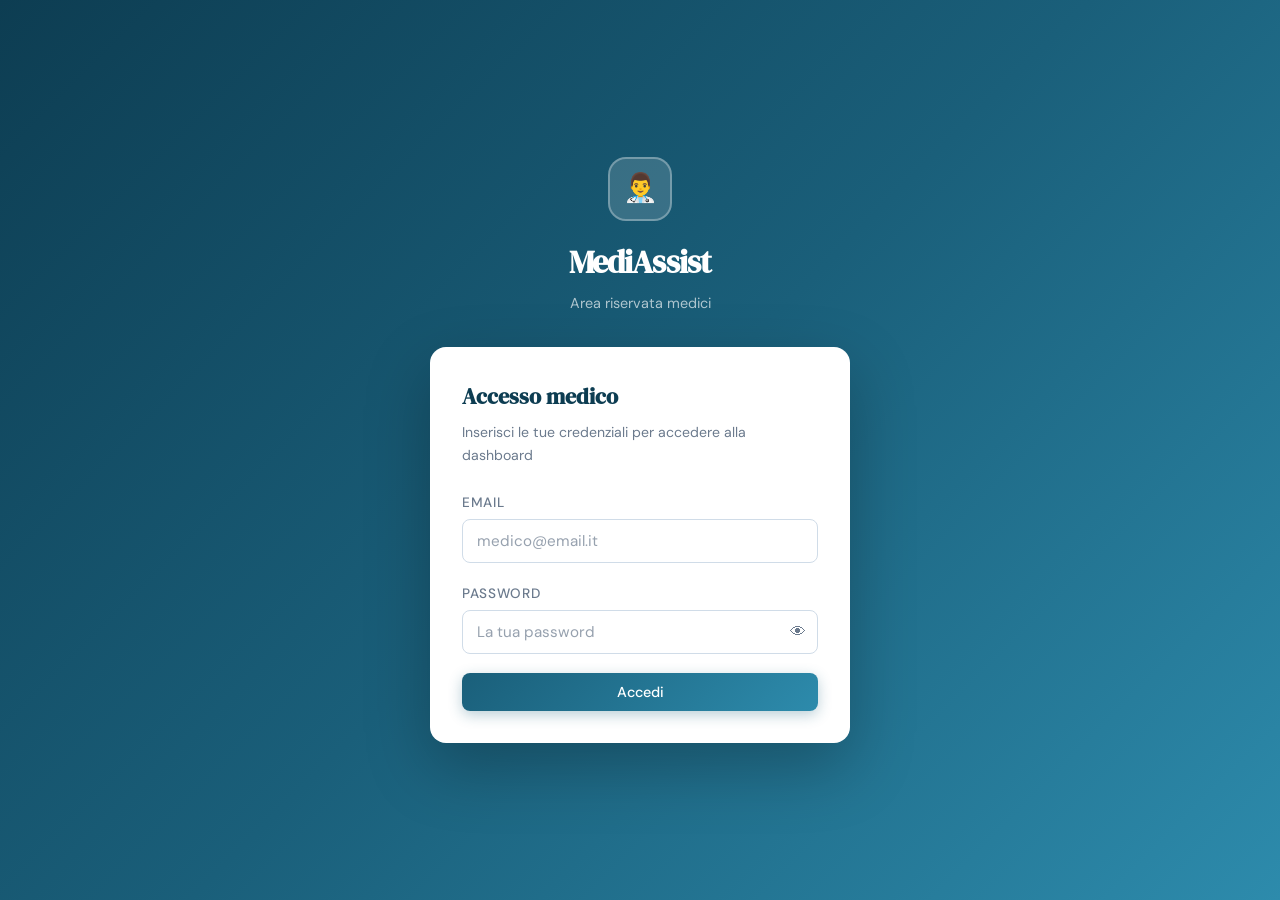
<file: frontend/doctor.html>
<!DOCTYPE html>
<html lang="it">
<head>
  <meta charset="UTF-8">
  <meta name="viewport" content="width=device-width, initial-scale=1.0">
  <title>MediAssist — Area Medico</title>
  <link rel="stylesheet" href="style.css">
  <style>
    /* ── LOGIN PAGE ── */
    .login-page {
      background: linear-gradient(135deg, #0d3d52 0%, #1a5f7a 50%, #2d8bac 100%);
      min-height: 100vh;
      display: flex;
      align-items: center;
      justify-content: center;
      padding: 1rem;
    }

    .login-container {
      width: 100%;
      max-width: 420px;
    }

    .login-logo {
      text-align: center;
      margin-bottom: 2rem;
    }

    .login-logo .logo-circle {
      width: 64px;
      height: 64px;
      background: rgba(255,255,255,0.15);
      border: 2px solid rgba(255,255,255,0.3);
      border-radius: 18px;
      display: flex;
      align-items: center;
      justify-content: center;
      margin: 0 auto 1rem;
      font-size: 28px;
    }

    .login-logo h1 {
      font-family: 'DM Serif Display', serif;
      color: white;
      font-size: 2rem;
      letter-spacing: -0.03em;
    }

    .login-logo p { color: rgba(255,255,255,0.65); font-size: 0.9rem; margin-top: 4px; }

    .login-card {
      background: white;
      border-radius: var(--radius);
      box-shadow: 0 24px 64px rgba(0,0,0,0.25);
      padding: 2rem;
    }

    .login-card h2 {
      font-family: 'DM Serif Display', serif;
      font-size: 1.4rem;
      color: var(--primary-dark);
      margin-bottom: 0.4rem;
    }

    .login-card p { color: var(--text-muted); font-size: 0.88rem; margin-bottom: 1.6rem; }

    .password-wrapper { position: relative; }
    .password-toggle {
      position: absolute; right: 12px; top: 50%; transform: translateY(-50%);
      background: none; border: none; cursor: pointer; color: var(--text-muted); font-size: 1rem;
    }
    .password-wrapper .form-input { padding-right: 40px; }

    /* ── DASHBOARD ── */
    .dashboard { display: none; flex-direction: column; min-height: 100vh; }
    .dashboard.visible { display: flex; }

    .dash-content { max-width: 1100px; margin: 0 auto; padding: 2rem 1.5rem; width: 100%; }

    .dash-header {
      display: flex;
      align-items: center;
      justify-content: space-between;
      margin-bottom: 2rem;
    }

    .doctor-welcome h1 {
      font-family: 'DM Serif Display', serif;
      font-size: 1.8rem;
      color: var(--primary-dark);
      letter-spacing: -0.02em;
    }

    .doctor-welcome p { color: var(--text-muted); font-size: 0.9rem; margin-top: 4px; }

    /* Stats */
    .stats-grid {
      display: grid;
      grid-template-columns: repeat(3, 1fr);
      gap: 1rem;
      margin-bottom: 2rem;
    }

    .stat-card {
      background: var(--surface);
      border: 1px solid var(--border);
      border-radius: var(--radius);
      padding: 1.2rem 1.4rem;
      box-shadow: var(--shadow);
    }

    .stat-label {
      font-size: 0.75rem;
      text-transform: uppercase;
      letter-spacing: 0.06em;
      color: var(--text-muted);
      font-weight: 600;
      margin-bottom: 0.4rem;
    }

    .stat-value {
      font-family: 'DM Serif Display', serif;
      font-size: 2rem;
      color: var(--primary);
      line-height: 1;
    }

    .stat-sub { font-size: 0.78rem; color: var(--text-muted); margin-top: 4px; }

    /* Tabs */
    .dash-tabs {
      display: flex;
      gap: 0.5rem;
      border-bottom: 1px solid var(--border);
      margin-bottom: 1.5rem;
    }

    .dash-tab {
      padding: 10px 20px;
      background: none;
      border: none;
      font-family: 'DM Sans', sans-serif;
      font-size: 0.9rem;
      font-weight: 500;
      color: var(--text-muted);
      cursor: pointer;
      border-bottom: 2px solid transparent;
      margin-bottom: -1px;
      transition: all 0.2s;
    }

    .dash-tab.active { color: var(--primary); border-bottom-color: var(--primary); }

    .tab-content { display: none; }
    .tab-content.active { display: block; animation: fadeIn 0.3s ease; }

    /* Appointment cards */
    .appt-card {
      background: var(--surface);
      border: 1px solid var(--border);
      border-radius: var(--radius);
      padding: 1.2rem 1.4rem;
      margin-bottom: 0.8rem;
      display: flex;
      align-items: center;
      gap: 1rem;
      cursor: pointer;
      transition: all 0.2s;
      box-shadow: var(--shadow);
    }

    .appt-card:hover {
      border-color: var(--primary-light);
      transform: translateY(-1px);
      box-shadow: var(--shadow-lg);
    }

    .appt-date-box {
      min-width: 70px;
      text-align: center;
      background: var(--surface-2);
      border-radius: var(--radius-sm);
      padding: 8px;
    }

    .appt-date-box .day {
      font-family: 'DM Serif Display', serif;
      font-size: 1.6rem;
      color: var(--primary);
      line-height: 1;
    }

    .appt-date-box .month {
      font-size: 0.7rem;
      text-transform: uppercase;
      color: var(--text-muted);
      letter-spacing: 0.05em;
    }

    .appt-info { flex: 1; }
    .appt-patient-name { font-weight: 600; font-size: 0.95rem; color: var(--text); }
    .appt-meta { color: var(--text-muted); font-size: 0.82rem; margin-top: 3px; }
    .appt-notes { color: var(--text-muted); font-size: 0.78rem; margin-top: 4px; font-style: italic; }

    /* Patient modal */
    .modal-overlay {
      position: fixed;
      inset: 0;
      background: rgba(10,25,40,0.5);
      backdrop-filter: blur(4px);
      z-index: 200;
      display: flex;
      align-items: center;
      justify-content: center;
      padding: 1rem;
      animation: fadeIn 0.2s ease;
    }

    .modal {
      background: var(--surface);
      border-radius: var(--radius);
      box-shadow: var(--shadow-lg);
      width: 100%;
      max-width: 640px;
      max-height: 85vh;
      overflow-y: auto;
      animation: slideUp 0.3s ease;
    }

    .modal-header {
      padding: 1.4rem 1.6rem;
      border-bottom: 1px solid var(--border);
      display: flex;
      align-items: center;
      justify-content: space-between;
      position: sticky;
      top: 0;
      background: var(--surface);
      z-index: 1;
    }

    .modal-title {
      font-family: 'DM Serif Display', serif;
      font-size: 1.2rem;
      color: var(--primary-dark);
    }

    .modal-close {
      background: none; border: none; cursor: pointer;
      color: var(--text-muted); font-size: 1.3rem; padding: 4px;
      border-radius: 4px; transition: color 0.2s;
    }

    .modal-close:hover { color: var(--text); }
    .modal-body { padding: 1.6rem; }

    /* Patient info in modal */
    .patient-detail-header {
      display: flex;
      align-items: center;
      gap: 1rem;
      margin-bottom: 1.4rem;
      padding-bottom: 1.2rem;
      border-bottom: 1px solid var(--border);
    }

    .patient-detail-avatar {
      width: 56px;
      height: 56px;
      border-radius: 50%;
      background: linear-gradient(135deg, var(--primary), var(--accent));
      display: flex;
      align-items: center;
      justify-content: center;
      color: white;
      font-family: 'DM Serif Display', serif;
      font-size: 1.3rem;
      flex-shrink: 0;
    }

    .patient-detail-name { font-weight: 600; font-size: 1.1rem; }
    .patient-detail-meta { color: var(--text-muted); font-size: 0.85rem; margin-top: 2px; }

    /* Chat history in modal */
    .chat-history-title {
      font-family: 'DM Serif Display', serif;
      font-size: 1rem;
      color: var(--primary-dark);
      margin-bottom: 1rem;
      display: flex;
      align-items: center;
      gap: 8px;
    }

    .chat-item {
      border: 1px solid var(--border);
      border-radius: var(--radius-sm);
      margin-bottom: 0.8rem;
      overflow: hidden;
    }

    .chat-item-header {
      background: var(--surface-2);
      padding: 8px 12px;
      font-size: 0.78rem;
      color: var(--text-muted);
      display: flex;
      justify-content: space-between;
    }

    .chat-item-body { padding: 10px 12px; }

    .chat-msg {
      font-size: 0.85rem;
      padding: 8px 10px;
      border-radius: var(--radius-sm);
      margin-bottom: 6px;
    }

    .chat-msg.patient {
      background: linear-gradient(135deg, var(--primary), var(--primary-light));
      color: white;
      margin-left: 20%;
    }

    .chat-msg.assistant {
      background: var(--surface-2);
      color: var(--text);
      border: 1px solid var(--border);
      margin-right: 20%;
    }

    .chat-msg-label {
      font-size: 0.7rem;
      font-weight: 600;
      margin-bottom: 3px;
      opacity: 0.8;
    }

    @keyframes slideUp {
      from { transform: translateY(20px); opacity: 0; }
      to { transform: translateY(0); opacity: 1; }
    }

    @media (max-width: 768px) {
      .stats-grid { grid-template-columns: 1fr; }
    }
  </style>
</head>
<body>

  <!-- ── LOGIN ── -->
  <div class="login-page" id="loginPage">
    <div class="login-container fade-in">
      <div class="login-logo">
        <div class="logo-circle">👨‍⚕️</div>
        <h1>MediAssist</h1>
        <p>Area riservata medici</p>
      </div>
      <div class="login-card">
        <h2>Accesso medico</h2>
        <p>Inserisci le tue credenziali per accedere alla dashboard</p>

        <div id="loginAlert"></div>

        <div class="form-group">
          <label class="form-label">Email</label>
          <input type="email" id="loginEmail" class="form-input" placeholder="medico@email.it">
        </div>

        <div class="form-group">
          <label class="form-label">Password</label>
          <div class="password-wrapper">
            <input type="password" id="loginPassword" class="form-input" placeholder="La tua password">
            <button class="password-toggle" onclick="togglePassword('loginPassword', this)">👁</button>
          </div>
        </div>

        <button class="btn btn-primary btn-full" onclick="handleLogin()">
          <span id="loginBtnText">Accedi</span>
        </button>
      </div>
    </div>
  </div>

  <!-- ── DASHBOARD ── -->
  <div class="dashboard" id="dashboard">
    <nav class="navbar">
      <a href="#" class="navbar-brand">
        <div class="logo-icon">🏥</div>
        <span>MediAssist</span>
      </a>
      <div style="font-size:0.82rem;color:var(--text-muted);background:var(--surface-2);padding:4px 12px;border-radius:20px;border:1px solid var(--border);">
        👨‍⚕️ Area Medico
      </div>
      <div class="navbar-user">
        <div class="avatar" id="navAvatar">?</div>
        <span id="navName">—</span>
        <button class="btn btn-sm btn-secondary" onclick="logout()">Esci</button>
      </div>
    </nav>

    <div class="dash-content">
      <!-- Header -->
      <div class="dash-header fade-in">
        <div class="doctor-welcome">
          <h1 id="welcomeName">Benvenuto</h1>
          <p id="welcomeSpec">—</p>
        </div>
      </div>

      <!-- Stats -->
      <div class="stats-grid fade-in">
        <div class="stat-card">
          <div class="stat-label">Appuntamenti totali</div>
          <div class="stat-value" id="statTotal">0</div>
          <div class="stat-sub">Tutti gli appuntamenti</div>
        </div>
        <div class="stat-card">
          <div class="stat-label">Confermati</div>
          <div class="stat-value" id="statScheduled" style="color:var(--success)">0</div>
          <div class="stat-sub">Da effettuare</div>
        </div>
        <div class="stat-card">
          <div class="stat-label">Pazienti unici</div>
          <div class="stat-value" id="statPatients" style="color:var(--accent)">0</div>
          <div class="stat-sub">Pazienti in cura</div>
        </div>
      </div>

      <!-- Tabs -->
      <div class="dash-tabs">
        <button class="dash-tab active" onclick="showTab('appointments')">📅 Appuntamenti</button>
        <button class="dash-tab" onclick="showTab('patients')">👥 Pazienti</button>
      </div>

      <!-- Appointments tab -->
      <div id="appointmentsTab" class="tab-content active">
        <div style="display:flex;gap:8px;margin-bottom:1rem;flex-wrap:wrap;">
          <button class="filter-chip active" onclick="filterAppts('all', this)" style="padding:6px 14px;border:1.5px solid var(--border);border-radius:20px;font-size:0.82rem;cursor:pointer;background:var(--primary);border-color:var(--primary);color:white;font-family:'DM Sans',sans-serif;">Tutti</button>
          <button class="filter-chip" onclick="filterAppts('scheduled', this)" style="padding:6px 14px;border:1.5px solid var(--border);border-radius:20px;font-size:0.82rem;cursor:pointer;background:var(--surface);font-family:'DM Sans',sans-serif;">Confermati</button>
          <button class="filter-chip" onclick="filterAppts('cancelled', this)" style="padding:6px 14px;border:1.5px solid var(--border);border-radius:20px;font-size:0.82rem;cursor:pointer;background:var(--surface);font-family:'DM Sans',sans-serif;">Cancellati</button>
        </div>
        <div id="appointmentsList">
          <div class="empty-state"><div class="spinner spinner-dark"></div></div>
        </div>
      </div>

      <!-- Patients tab -->
      <div id="patientsTab" class="tab-content">
        <div id="patientsList">
          <div class="empty-state"><div class="spinner spinner-dark"></div></div>
        </div>
      </div>
    </div>
  </div>

  <!-- ── PATIENT MODAL ── -->
  <div class="modal-overlay" id="patientModal" style="display:none" onclick="closeModal(event)">
    <div class="modal">
      <div class="modal-header">
        <div class="modal-title">Dettaglio paziente</div>
        <button class="modal-close" onclick="document.getElementById('patientModal').style.display='none'">✕</button>
      </div>
      <div class="modal-body" id="modalContent">
        <div class="empty-state"><div class="spinner spinner-dark"></div></div>
      </div>
    </div>
  </div>

  <script>
    const API = 'http://localhost:8080';
    let doctor = null;
    let allAppointments = [];

    function togglePassword(inputId, btn) {
      const input = document.getElementById(inputId);
      input.type = input.type === 'password' ? 'text' : 'password';
      btn.textContent = input.type === 'password' ? '👁' : '🙈';
    }

    function showAlert(id, msg, type = 'error') {
      const el = document.getElementById(id);
      el.innerHTML = `<div class="alert alert-${type}">${msg}</div>`;
      setTimeout(() => el.innerHTML = '', 4000);
    }

    async function handleLogin() {
      const email = document.getElementById('loginEmail').value.trim();
      const password = document.getElementById('loginPassword').value;

      if (!email || !password) return showAlert('loginAlert', 'Inserisci email e password');

      const btn = document.getElementById('loginBtnText');
      btn.innerHTML = '<span class="spinner"></span>';

      try {
        const res = await fetch(`${API}/api/doctors/login`, {
          method: 'POST',
          headers: { 'Content-Type': 'application/json' },
          body: JSON.stringify({ email, password })
        });

        if (res.status === 401) {
          showAlert('loginAlert', 'Email o password errati');
          return;
        }

        if (!res.ok) throw new Error();

        doctor = await res.json();
        sessionStorage.setItem('doctor', JSON.stringify(doctor));
        showDashboard();

      } catch (e) {
        showAlert('loginAlert', 'Errore di connessione al server');
      } finally {
        btn.innerHTML = 'Accedi';
      }
    }

    function showDashboard() {
      document.getElementById('loginPage').style.display = 'none';
      document.getElementById('dashboard').classList.add('visible');

      const initials = doctor.name.split(' ').map(n => n[0]).join('').toUpperCase().slice(0, 2);
      document.getElementById('navAvatar').textContent = initials;
      document.getElementById('navName').textContent = doctor.name;
      document.getElementById('welcomeName').textContent = `Benvenuto, ${doctor.name}`;
      document.getElementById('welcomeSpec').textContent = `Specializzazione: ${doctor.specialization}`;

      loadDashboard();
    }

    async function loadDashboard() {
      try {
        const res = await fetch(`${API}/api/doctors/${doctor.id}/appointments-with-patients`);
        allAppointments = await res.json();

        // Stats
        const scheduled = allAppointments.filter(a => a.status === 'scheduled').length;
        const uniquePatients = new Set(allAppointments.map(a => a.patient.id)).size;

        document.getElementById('statTotal').textContent = allAppointments.length;
        document.getElementById('statScheduled').textContent = scheduled;
        document.getElementById('statPatients').textContent = uniquePatients;

        renderAppointments(allAppointments);
        renderPatients(allAppointments);

      } catch (e) {
        console.error(e);
      }
    }

    function renderAppointments(appointments) {
      const container = document.getElementById('appointmentsList');
      if (!appointments.length) {
        container.innerHTML = '<div class="empty-state"><div class="empty-icon">📅</div><p>Nessun appuntamento trovato</p></div>';
        return;
      }

      const sorted = [...appointments].sort((a, b) => new Date(b.datetime) - new Date(a.datetime));

      container.innerHTML = sorted.map(a => {
        const dt = new Date(a.datetime);
        const day = dt.getDate();
        const month = dt.toLocaleDateString('it-IT', { month: 'short' });
        const time = dt.toLocaleTimeString('it-IT', { hour: '2-digit', minute: '2-digit' });
        const statusBadge = {
          scheduled: '<span class="badge badge-success">Confermato</span>',
          cancelled: '<span class="badge badge-error">Cancellato</span>',
          completed: '<span class="badge badge-info">Completato</span>'
        }[a.status] || '';

        return `
          <div class="appt-card" onclick="openPatientModal(${JSON.stringify(a).replace(/"/g, '&quot;')})">
            <div class="appt-date-box">
              <div class="day">${day}</div>
              <div class="month">${month}</div>
            </div>
            <div class="appt-info">
              <div class="appt-patient-name">👤 ${a.patient.name}</div>
              <div class="appt-meta">⏰ ${time} &nbsp;·&nbsp; 📧 ${a.patient.email}</div>
              ${a.notes ? `<div class="appt-notes">📝 ${a.notes}</div>` : ''}
              ${a.chat_history.length ? `<div class="appt-meta">💬 ${a.chat_history.length} messaggi in chat</div>` : ''}
            </div>
            <div style="display:flex;flex-direction:column;align-items:flex-end;gap:6px;">
              ${statusBadge}
              <span style="font-size:0.75rem;color:var(--text-muted);">Clicca per dettagli →</span>
            </div>
          </div>
        `;
      }).join('');
    }

    function renderPatients(appointments) {
      const container = document.getElementById('patientsList');
      
      // Deduplicazione pazienti
      const patientsMap = {};
      appointments.forEach(a => {
        if (!patientsMap[a.patient.id]) {
          patientsMap[a.patient.id] = {
            ...a.patient,
            appointments: [],
            chat_history: a.chat_history
          };
        }
        patientsMap[a.patient.id].appointments.push(a);
      });

      const patients = Object.values(patientsMap);

      if (!patients.length) {
        container.innerHTML = '<div class="empty-state"><div class="empty-icon">👥</div><p>Nessun paziente trovato</p></div>';
        return;
      }

      container.innerHTML = `
        <div style="display:grid;grid-template-columns:repeat(auto-fill,minmax(280px,1fr));gap:1rem;">
          ${patients.map(p => {
            const initials = p.name.split(' ').map(n => n[0]).join('').toUpperCase().slice(0, 2);
            const apptCount = p.appointments.length;
            const chatCount = p.chat_history.length;
            return `
              <div class="appt-card" onclick="openPatientFromList(${p.id})" style="flex-direction:column;align-items:flex-start;cursor:pointer;">
                <div style="display:flex;align-items:center;gap:12px;width:100%;">
                  <div style="width:44px;height:44px;border-radius:50%;background:linear-gradient(135deg,var(--primary),var(--accent));display:flex;align-items:center;justify-content:center;color:white;font-family:'DM Serif Display',serif;font-size:1rem;flex-shrink:0;">${initials}</div>
                  <div style="flex:1;">
                    <div style="font-weight:600;font-size:0.92rem;">${p.name}</div>
                    <div style="font-size:0.78rem;color:var(--text-muted);">${p.email}</div>
                  </div>
                </div>
                <div style="display:flex;gap:8px;margin-top:10px;width:100%;">
                  <span class="badge badge-info">📅 ${apptCount} appuntament${apptCount === 1 ? 'o' : 'i'}</span>
                  <span class="badge badge-success">💬 ${chatCount} messagg${chatCount === 1 ? 'io' : 'i'}</span>
                </div>
              </div>
            `;
          }).join('')}
        </div>
      `;
    }

    function filterAppts(status, btn) {
      document.querySelectorAll('.filter-chip').forEach(c => {
        c.style.background = 'var(--surface)';
        c.style.borderColor = 'var(--border)';
        c.style.color = 'var(--text)';
      });
      btn.style.background = 'var(--primary)';
      btn.style.borderColor = 'var(--primary)';
      btn.style.color = 'white';

      const filtered = status === 'all' ? allAppointments : allAppointments.filter(a => a.status === status);
      renderAppointments(filtered);
    }

    function showTab(tab) {
      document.querySelectorAll('.dash-tab').forEach((t, i) => {
        t.classList.toggle('active', (i === 0 && tab === 'appointments') || (i === 1 && tab === 'patients'));
      });
      document.getElementById('appointmentsTab').classList.toggle('active', tab === 'appointments');
      document.getElementById('patientsTab').classList.toggle('active', tab === 'patients');
    }

    function openPatientModal(appt) {
      const modal = document.getElementById('patientModal');
      const content = document.getElementById('modalContent');
      modal.style.display = 'flex';

      const p = appt.patient;
      const initials = p.name.split(' ').map(n => n[0]).join('').toUpperCase().slice(0, 2);
      const dt = new Date(appt.datetime);

      content.innerHTML = `
        <div class="patient-detail-header">
          <div class="patient-detail-avatar">${initials}</div>
          <div>
            <div class="patient-detail-name">${p.name}</div>
            <div class="patient-detail-meta">📧 ${p.email} ${p.phone ? '&nbsp;·&nbsp; 📞 ' + p.phone : ''}</div>
          </div>
        </div>

        <div style="background:var(--surface-2);border-radius:var(--radius-sm);padding:1rem;margin-bottom:1.4rem;border:1px solid var(--border);">
          <div style="font-size:0.75rem;text-transform:uppercase;letter-spacing:0.06em;color:var(--text-muted);font-weight:600;margin-bottom:0.6rem;">Dettagli appuntamento</div>
          <div style="display:grid;grid-template-columns:1fr 1fr;gap:0.6rem;">
            <div>
              <div style="font-size:0.72rem;color:var(--text-muted);">Data e ora</div>
              <div style="font-weight:600;font-size:0.88rem;">${dt.toLocaleDateString('it-IT', {weekday:'long',day:'numeric',month:'long'})} alle ${dt.toLocaleTimeString('it-IT',{hour:'2-digit',minute:'2-digit'})}</div>
            </div>
            <div>
              <div style="font-size:0.72rem;color:var(--text-muted);">Stato</div>
              <div style="font-weight:600;font-size:0.88rem;">${appt.status === 'scheduled' ? '✅ Confermato' : appt.status === 'cancelled' ? '❌ Cancellato' : '✓ Completato'}</div>
            </div>
            ${appt.notes ? `
            <div style="grid-column:1/-1;">
              <div style="font-size:0.72rem;color:var(--text-muted);">Note del paziente</div>
              <div style="font-size:0.88rem;color:var(--text);">${appt.notes}</div>
            </div>` : ''}
          </div>
        </div>

        <div class="chat-history-title">
          💬 Storico chat con l'assistente
          <span class="badge badge-info">${appt.chat_history.length} messaggi</span>
        </div>

        ${appt.chat_history.length === 0 ? 
          '<div class="empty-state" style="padding:1.5rem;"><div class="empty-icon">💬</div><p>Nessuna conversazione precedente</p></div>' :
          appt.chat_history.map((c, i) => `
            <div class="chat-item">
              <div class="chat-item-header">
                <span>Conversazione ${i + 1}</span>
                <span>${new Date(c.created_at).toLocaleDateString('it-IT')} ${new Date(c.created_at).toLocaleTimeString('it-IT',{hour:'2-digit',minute:'2-digit'})}</span>
              </div>
              <div class="chat-item-body">
                <div class="chat-msg patient">
                  <div class="chat-msg-label">Paziente</div>
                  ${c.message}
                </div>
                ${c.response ? `
                <div class="chat-msg assistant">
                  <div class="chat-msg-label">Assistente AI</div>
                  ${c.response.length > 300 ? c.response.substring(0, 300) + '...' : c.response}
                </div>` : ''}
              </div>
            </div>
          `).join('')
        }
      `;
    }

    function openPatientFromList(patientId) {
      const appt = allAppointments.find(a => a.patient.id === patientId);
      if (appt) openPatientModal(appt);
    }

    function closeModal(event) {
      if (event.target === document.getElementById('patientModal')) {
        document.getElementById('patientModal').style.display = 'none';
      }
    }

    function logout() {
      sessionStorage.removeItem('doctor');
      doctor = null;
      document.getElementById('dashboard').classList.remove('visible');
      document.getElementById('loginPage').style.display = 'flex';
    }

    // Enter key
    document.addEventListener('keydown', e => {
      if (e.key === 'Enter') handleLogin();
    });

    // Auto-login se sessione attiva
    const stored = sessionStorage.getItem('doctor');
    if (stored) {
      doctor = JSON.parse(stored);
      showDashboard();
    }
  </script>
</body>
</html>
</file>
<file: frontend/style.css>
@import url('https://fonts.googleapis.com/css2?family=DM+Serif+Display:ital@0;1&family=DM+Sans:wght@300;400;500;600&display=swap');

:root {
  --bg: #f0f4f8;
  --surface: #ffffff;
  --surface-2: #e8f0f7;
  --primary: #1a5f7a;
  --primary-light: #2d8bac;
  --primary-dark: #0d3d52;
  --accent: #57c4b0;
  --accent-light: #8ddfd0;
  --text: #1a2332;
  --text-muted: #6b7a8d;
  --border: #d0dce8;
  --error: #e05252;
  --success: #3dba8c;
  --warning: #f0a500;
  --shadow: 0 4px 24px rgba(26, 95, 122, 0.10);
  --shadow-lg: 0 12px 48px rgba(26, 95, 122, 0.18);
  --radius: 16px;
  --radius-sm: 8px;
}

* {
  margin: 0;
  padding: 0;
  box-sizing: border-box;
}

html { scroll-behavior: smooth; }

body {
  font-family: 'DM Sans', sans-serif;
  background: var(--bg);
  color: var(--text);
  min-height: 100vh;
  font-size: 15px;
  line-height: 1.6;
}

/* ── NAVBAR ── */
.navbar {
  background: var(--surface);
  border-bottom: 1px solid var(--border);
  padding: 0 2rem;
  height: 64px;
  display: flex;
  align-items: center;
  justify-content: space-between;
  position: sticky;
  top: 0;
  z-index: 100;
  box-shadow: 0 2px 12px rgba(26,95,122,0.07);
}

.navbar-brand {
  display: flex;
  align-items: center;
  gap: 10px;
  text-decoration: none;
}

.navbar-brand .logo-icon {
  width: 36px;
  height: 36px;
  background: linear-gradient(135deg, var(--primary), var(--accent));
  border-radius: 10px;
  display: flex;
  align-items: center;
  justify-content: center;
  color: white;
  font-size: 18px;
}

.navbar-brand span {
  font-family: 'DM Serif Display', serif;
  font-size: 1.3rem;
  color: var(--primary);
  letter-spacing: -0.02em;
}

.navbar-nav {
  display: flex;
  align-items: center;
  gap: 0.5rem;
  list-style: none;
}

.navbar-nav a {
  text-decoration: none;
  color: var(--text-muted);
  padding: 6px 14px;
  border-radius: var(--radius-sm);
  font-weight: 500;
  font-size: 0.9rem;
  transition: all 0.2s;
}

.navbar-nav a:hover,
.navbar-nav a.active {
  color: var(--primary);
  background: var(--surface-2);
}

.navbar-user {
  display: flex;
  align-items: center;
  gap: 10px;
  font-size: 0.9rem;
  color: var(--text-muted);
}

.navbar-user .avatar {
  width: 34px;
  height: 34px;
  border-radius: 50%;
  background: linear-gradient(135deg, var(--primary), var(--accent));
  display: flex;
  align-items: center;
  justify-content: center;
  color: white;
  font-weight: 600;
  font-size: 0.85rem;
}

/* ── BUTTONS ── */
.btn {
  display: inline-flex;
  align-items: center;
  justify-content: center;
  gap: 8px;
  padding: 10px 22px;
  border-radius: var(--radius-sm);
  font-family: 'DM Sans', sans-serif;
  font-size: 0.9rem;
  font-weight: 500;
  cursor: pointer;
  border: none;
  transition: all 0.2s;
  text-decoration: none;
}

.btn-primary {
  background: linear-gradient(135deg, var(--primary), var(--primary-light));
  color: white;
  box-shadow: 0 4px 14px rgba(26,95,122,0.3);
}

.btn-primary:hover {
  transform: translateY(-1px);
  box-shadow: 0 6px 20px rgba(26,95,122,0.4);
}

.btn-secondary {
  background: var(--surface-2);
  color: var(--primary);
  border: 1px solid var(--border);
}

.btn-secondary:hover {
  background: var(--border);
}

.btn-accent {
  background: linear-gradient(135deg, var(--accent), var(--accent-light));
  color: white;
  box-shadow: 0 4px 14px rgba(87,196,176,0.3);
}

.btn-accent:hover {
  transform: translateY(-1px);
  box-shadow: 0 6px 20px rgba(87,196,176,0.4);
}

.btn-danger {
  background: var(--error);
  color: white;
}

.btn-sm {
  padding: 6px 14px;
  font-size: 0.82rem;
}

.btn-full { width: 100%; }

.btn:disabled {
  opacity: 0.6;
  cursor: not-allowed;
  transform: none !important;
}

/* ── FORMS ── */
.form-group {
  margin-bottom: 1.2rem;
}

.form-label {
  display: block;
  font-size: 0.85rem;
  font-weight: 500;
  color: var(--text-muted);
  margin-bottom: 6px;
  text-transform: uppercase;
  letter-spacing: 0.05em;
}

.form-input {
  width: 100%;
  padding: 11px 14px;
  border: 1.5px solid var(--border);
  border-radius: var(--radius-sm);
  font-family: 'DM Sans', sans-serif;
  font-size: 0.95rem;
  color: var(--text);
  background: var(--surface);
  transition: all 0.2s;
  outline: none;
}

.form-input:focus {
  border-color: var(--primary-light);
  box-shadow: 0 0 0 3px rgba(45,139,172,0.12);
}

.form-input::placeholder { color: var(--text-muted); opacity: 0.7; }

select.form-input { cursor: pointer; }

/* ── CARDS ── */
.card {
  background: var(--surface);
  border-radius: var(--radius);
  box-shadow: var(--shadow);
  overflow: hidden;
}

.card-header {
  padding: 1.4rem 1.6rem;
  border-bottom: 1px solid var(--border);
  display: flex;
  align-items: center;
  justify-content: space-between;
}

.card-title {
  font-family: 'DM Serif Display', serif;
  font-size: 1.15rem;
  color: var(--primary-dark);
  letter-spacing: -0.01em;
}

.card-body { padding: 1.6rem; }

/* ── BADGES ── */
.badge {
  display: inline-flex;
  align-items: center;
  padding: 3px 10px;
  border-radius: 20px;
  font-size: 0.75rem;
  font-weight: 600;
  letter-spacing: 0.03em;
}

.badge-success { background: rgba(61,186,140,0.15); color: var(--success); }
.badge-warning { background: rgba(240,165,0,0.15); color: var(--warning); }
.badge-error { background: rgba(224,82,82,0.15); color: var(--error); }
.badge-info { background: rgba(26,95,122,0.12); color: var(--primary); }

/* ── ALERTS ── */
.alert {
  padding: 12px 16px;
  border-radius: var(--radius-sm);
  font-size: 0.9rem;
  margin-bottom: 1rem;
  display: flex;
  align-items: center;
  gap: 8px;
}

.alert-error { background: rgba(224,82,82,0.1); color: var(--error); border: 1px solid rgba(224,82,82,0.2); }
.alert-success { background: rgba(61,186,140,0.1); color: var(--success); border: 1px solid rgba(61,186,140,0.2); }
.alert-info { background: rgba(26,95,122,0.08); color: var(--primary); border: 1px solid rgba(26,95,122,0.15); }

/* ── PAGE LAYOUT ── */
.page-container {
  max-width: 1100px;
  margin: 0 auto;
  padding: 2rem 1.5rem;
}

.page-header {
  margin-bottom: 2rem;
}

.page-title {
  font-family: 'DM Serif Display', serif;
  font-size: 2rem;
  color: var(--primary-dark);
  letter-spacing: -0.03em;
  line-height: 1.2;
}

.page-subtitle {
  color: var(--text-muted);
  font-size: 0.95rem;
  margin-top: 6px;
}

/* ── GRID ── */
.grid-2 { display: grid; grid-template-columns: 1fr 1fr; gap: 1.5rem; }
.grid-3 { display: grid; grid-template-columns: repeat(3, 1fr); gap: 1.5rem; }

@media (max-width: 768px) {
  .grid-2, .grid-3 { grid-template-columns: 1fr; }
  .page-container { padding: 1rem; }
}

/* ── LOADING ── */
.spinner {
  width: 20px;
  height: 20px;
  border: 2px solid rgba(255,255,255,0.3);
  border-top-color: white;
  border-radius: 50%;
  animation: spin 0.7s linear infinite;
  display: inline-block;
}

.spinner-dark {
  border-color: rgba(26,95,122,0.2);
  border-top-color: var(--primary);
}

@keyframes spin { to { transform: rotate(360deg); } }

/* ── EMPTY STATE ── */
.empty-state {
  text-align: center;
  padding: 3rem 1rem;
  color: var(--text-muted);
}

.empty-state .empty-icon {
  font-size: 3rem;
  margin-bottom: 1rem;
  opacity: 0.4;
}

.empty-state p { font-size: 0.95rem; }

/* ── DOCTOR CARD ── */
.doctor-card {
  background: var(--surface);
  border: 1.5px solid var(--border);
  border-radius: var(--radius);
  padding: 1.4rem;
  transition: all 0.2s;
  cursor: pointer;
}

.doctor-card:hover {
  border-color: var(--primary-light);
  box-shadow: var(--shadow);
  transform: translateY(-2px);
}

.doctor-card.selected {
  border-color: var(--accent);
  background: rgba(87,196,176,0.05);
}

.doctor-avatar {
  width: 48px;
  height: 48px;
  border-radius: 50%;
  background: linear-gradient(135deg, var(--primary), var(--accent));
  display: flex;
  align-items: center;
  justify-content: center;
  color: white;
  font-family: 'DM Serif Display', serif;
  font-size: 1.2rem;
  margin-bottom: 0.8rem;
}

.doctor-name {
  font-weight: 600;
  color: var(--text);
  font-size: 0.95rem;
}

.doctor-spec {
  color: var(--primary-light);
  font-size: 0.82rem;
  font-weight: 500;
  margin-top: 2px;
}

/* ── SLOT GRID ── */
.slots-grid {
  display: grid;
  grid-template-columns: repeat(auto-fill, minmax(130px, 1fr));
  gap: 8px;
  max-height: 280px;
  overflow-y: auto;
  padding: 4px;
}

.slot-btn {
  padding: 8px 10px;
  border: 1.5px solid var(--border);
  border-radius: var(--radius-sm);
  background: var(--surface);
  font-family: 'DM Sans', sans-serif;
  font-size: 0.8rem;
  color: var(--text);
  cursor: pointer;
  transition: all 0.15s;
  text-align: center;
}

.slot-btn:hover {
  border-color: var(--accent);
  background: rgba(87,196,176,0.08);
  color: var(--primary);
}

.slot-btn.selected {
  background: var(--accent);
  border-color: var(--accent);
  color: white;
  font-weight: 600;
}

/* ── APPOINTMENT LIST ── */
.appointment-item {
  display: flex;
  align-items: center;
  gap: 1rem;
  padding: 1rem 1.2rem;
  border: 1px solid var(--border);
  border-radius: var(--radius-sm);
  margin-bottom: 0.7rem;
  background: var(--surface);
  transition: all 0.2s;
}

.appointment-item:hover { box-shadow: var(--shadow); }

.appt-date {
  min-width: 80px;
  text-align: center;
  background: var(--surface-2);
  border-radius: var(--radius-sm);
  padding: 8px;
}

.appt-date .day {
  font-family: 'DM Serif Display', serif;
  font-size: 1.4rem;
  color: var(--primary);
  line-height: 1;
}

.appt-date .month {
  font-size: 0.72rem;
  text-transform: uppercase;
  color: var(--text-muted);
  letter-spacing: 0.05em;
}

.appt-info { flex: 1; }
.appt-doctor { font-weight: 600; font-size: 0.92rem; }
.appt-time { color: var(--text-muted); font-size: 0.82rem; margin-top: 2px; }

/* ── FADE IN ANIMATION ── */
.fade-in {
  animation: fadeIn 0.4s ease both;
}

@keyframes fadeIn {
  from { opacity: 0; transform: translateY(10px); }
  to { opacity: 1; transform: translateY(0); }
}

/* ── MODAL ── */
.modal-overlay {
  position: fixed;
  inset: 0;
  background: rgba(10,25,40,0.5);
  backdrop-filter: blur(4px);
  z-index: 200;
  display: flex;
  align-items: center;
  justify-content: center;
  padding: 1rem;
  animation: fadeIn 0.2s ease;
}

.modal {
  background: var(--surface);
  border-radius: var(--radius);
  box-shadow: var(--shadow-lg);
  width: 100%;
  max-width: 500px;
  max-height: 90vh;
  overflow-y: auto;
  animation: slideUp 0.3s ease;
}

.modal-header {
  padding: 1.4rem 1.6rem;
  border-bottom: 1px solid var(--border);
  display: flex;
  align-items: center;
  justify-content: space-between;
}

.modal-title {
  font-family: 'DM Serif Display', serif;
  font-size: 1.2rem;
  color: var(--primary-dark);
}

.modal-close {
  background: none;
  border: none;
  cursor: pointer;
  color: var(--text-muted);
  font-size: 1.3rem;
  padding: 4px;
  border-radius: 4px;
  transition: color 0.2s;
}

.modal-close:hover { color: var(--text); }

.modal-body { padding: 1.6rem; }

.modal-footer {
  padding: 1rem 1.6rem;
  border-top: 1px solid var(--border);
  display: flex;
  gap: 0.8rem;
  justify-content: flex-end;
}

@keyframes slideUp {
  from { transform: translateY(20px); opacity: 0; }
  to { transform: translateY(0); opacity: 1; }
}

/* ── URGENCY COLORS ── */
.urgency-alta { color: var(--error); }
.urgency-media { color: var(--warning); }
.urgency-bassa { color: var(--success); }
</file>
